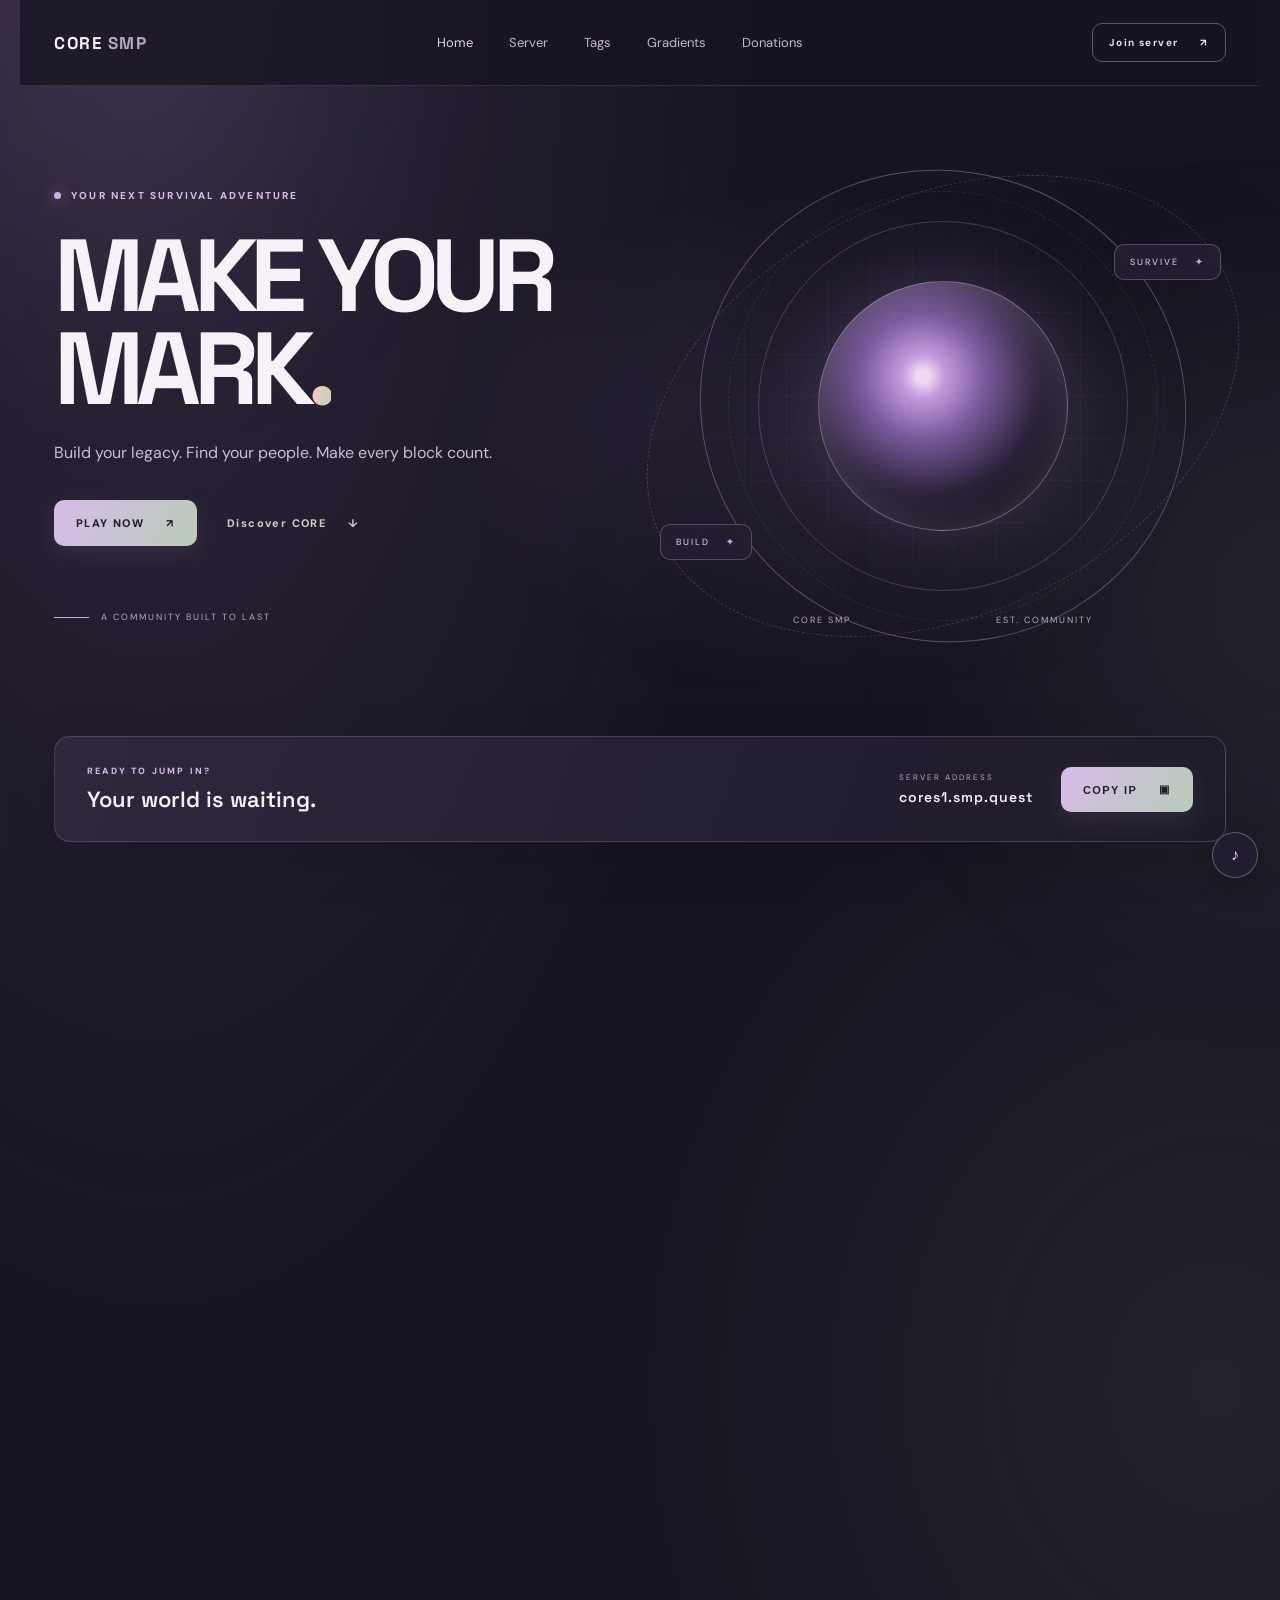
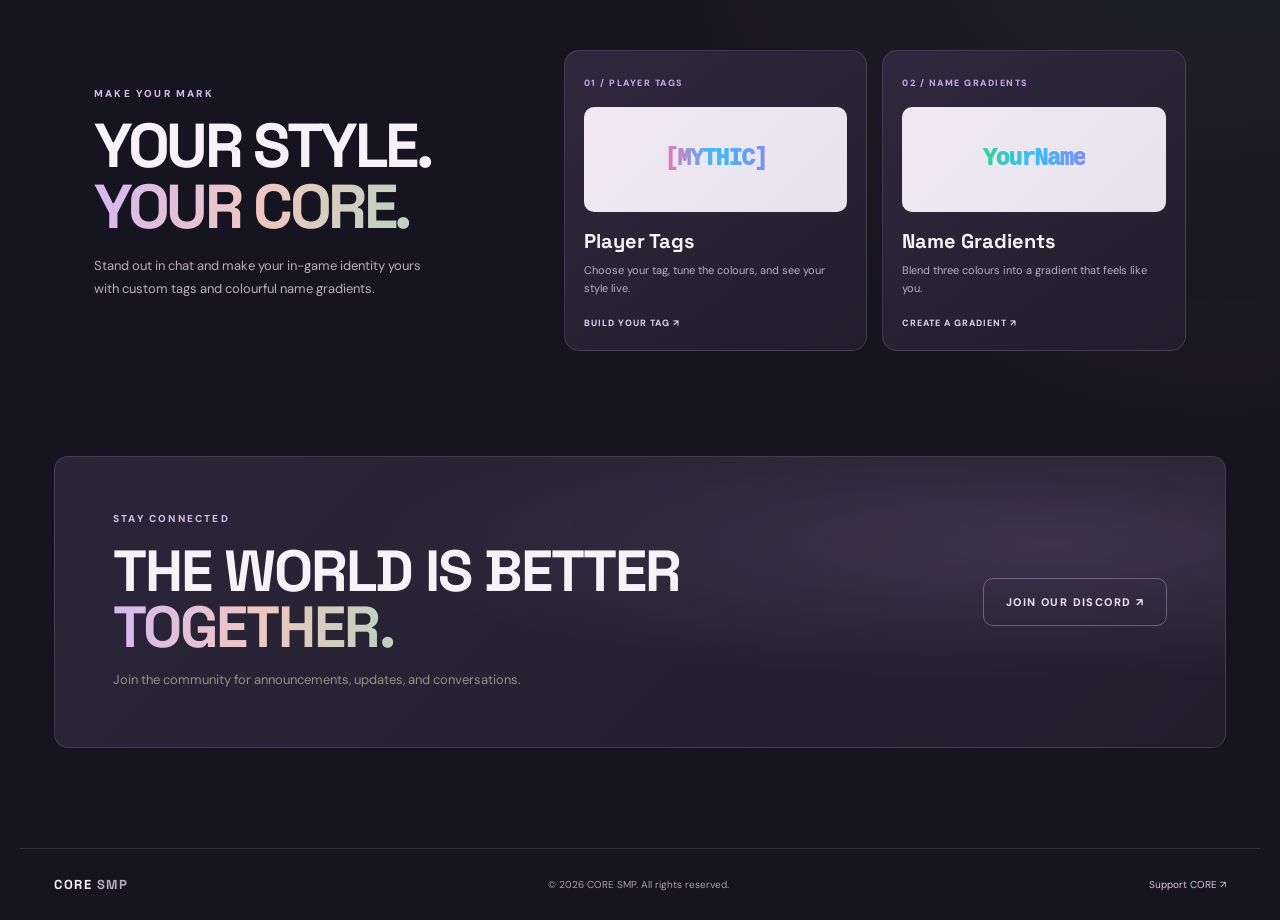
<file: index.html>
<!doctype html>
<html lang="en">
<head>
  <meta charset="utf-8">
  <meta name="viewport" content="width=device-width, initial-scale=1">
  <meta name="theme-color" content="#090909">
  <meta name="description" content="CORE SMP — a Minecraft survival community. Join the server, meet the community, and explore the store.">
  <title>CORE SMP — Your next adventure</title>
  <link rel="preconnect" href="https://fonts.googleapis.com">
  <link rel="preconnect" href="https://fonts.gstatic.com" crossorigin>
  <link href="https://fonts.googleapis.com/css2?family=DM+Sans:wght@400;500;600;700;800&family=Space+Grotesk:wght@500;600;700&display=swap" rel="stylesheet">
  <link rel="stylesheet" href="styles.css">
</head>
<body>
  <div class="ambient ambient-one"></div><div class="ambient ambient-two"></div>
  <header class="site-header">
    <a class="brand" href="index.html" aria-label="CORE SMP home"><span class="brand-mark">C</span><span>CORE<span class="brand-muted"> SMP</span></span></a>
    <button class="menu-toggle" aria-label="Toggle navigation" aria-expanded="false">☰</button>
    <nav class="nav-links" aria-label="Main navigation"><a class="active" href="index.html">Home</a><a href="index.html#join">Server</a><a href="tags.html">Tags</a><a href="gradients.html">Gradients</a><a href="donate.html">Donations</a></nav>
    <a class="button button-small button-outline header-join" href="#join">Join server <span>↗</span></a>
  </header>

  <main>
    <section class="hero">
      <div class="hero-copy">
        <div class="eyebrow"><span class="live-dot"></span> YOUR NEXT SURVIVAL ADVENTURE</div>
        <h1>MAKE YOUR<br>MARK<span class="gold">.</span></h1>
        <p class="hero-lead">Build your legacy. Find your people. Make every block count.</p>
        <div class="hero-actions"><a class="button button-gold" href="#join">PLAY NOW <span>↗</span></a><a class="button button-quiet" href="#about">Discover CORE <span>↓</span></a></div>
        <div class="hero-note"><span class="note-line"></span> A COMMUNITY BUILT TO LAST</div>
      </div>
      <div class="hero-art" aria-label="Abstract golden CORE emblem">
        <div class="art-grid"></div><div class="orbit orbit-one"></div><div class="orbit orbit-two"></div>
        <div class="core-emblem"><span>C</span></div><div class="art-caption"><span>CORE SMP</span><span>EST. COMMUNITY</span></div>
        <div class="floating-chip chip-top">SURVIVE <b>✦</b></div><div class="floating-chip chip-bottom">BUILD <b>✦</b></div>
      </div>
    </section>

    <section class="join-strip" id="join">
      <div><span class="section-kicker">READY TO JUMP IN?</span><h2>Your world is waiting.</h2></div>
      <div class="server-address"><span class="address-label">SERVER ADDRESS</span><strong id="server-ip">cores1.smp.quest</strong></div>
      <button class="button button-gold copy-button" id="copy-ip" type="button">COPY IP <span>▣</span></button>
      <p class="copy-feedback" id="copy-feedback" aria-live="polite"></p>
    </section>

    <section class="section about-section" id="about">
      <div class="section-heading"><span class="section-kicker">THE CORE EXPERIENCE</span><h2>MORE THAN<br><span class="gold">JUST SURVIVAL.</span></h2></div>
      <div class="feature-grid">
        <article class="feature-card"><span class="feature-number">01 /</span><div class="feature-icon">⌂</div><h3>Make it yours</h3><p>Shape the world around you. Build something worth remembering, one block at a time.</p></article>
        <article class="feature-card"><span class="feature-number">02 /</span><div class="feature-icon">◇</div><h3>Find your people</h3><p>Team up, make friends, trade stories, and become part of the CORE community.</p></article>
        <article class="feature-card"><span class="feature-number">03 /</span><div class="feature-icon">✦</div><h3>Make every moment count</h3><p>Take on the world at your own pace and create your own reason to log back in.</p></article>
      </div>
    </section>

    <section class="identity-section" id="identity">
      <div class="identity-heading"><span class="section-kicker">MAKE YOUR MARK</span><h2>YOUR STYLE.<br><span class="gold">YOUR CORE.</span></h2><p>Stand out in chat and make your in-game identity yours with custom tags and colourful name gradients.</p></div>
      <div class="identity-cards">
        <a class="identity-card identity-tag-card" href="tags.html"><span class="identity-index">01 / PLAYER TAGS</span><div class="identity-preview"><span>[MYTHIC]</span></div><h3>Player Tags</h3><p>Choose your tag, tune the colours, and see your style live.</p><b>BUILD YOUR TAG ↗</b></a>
        <a class="identity-card identity-gradient-card" href="gradients.html"><span class="identity-index">02 / NAME GRADIENTS</span><div class="identity-preview"><span>YourName</span></div><h3>Name Gradients</h3><p>Blend three colours into a gradient that feels like you.</p><b>CREATE A GRADIENT ↗</b></a>
      </div>
    </section>

    <section class="community-banner" id="community">
      <div><span class="section-kicker">STAY CONNECTED</span><h2>THE WORLD IS BETTER<br><span class="gold">TOGETHER.</span></h2><p>Join the community for announcements, updates, and conversations.</p></div>
      <a class="button button-outline" href="https://discord.gg/znxwKpH2S9" target="_blank" rel="noopener noreferrer">JOIN OUR DISCORD ↗</a>
    </section>
  </main>
  <footer class="site-footer"><a class="brand" href="index.html"><span class="brand-mark">C</span><span>CORE<span class="brand-muted"> SMP</span></span></a><span>© <span id="year"></span> CORE SMP. All rights reserved.</span><a href="donate.html">Support CORE ↗</a></footer>
  <script src="script.js"></script>
</body>
</html>
</file>
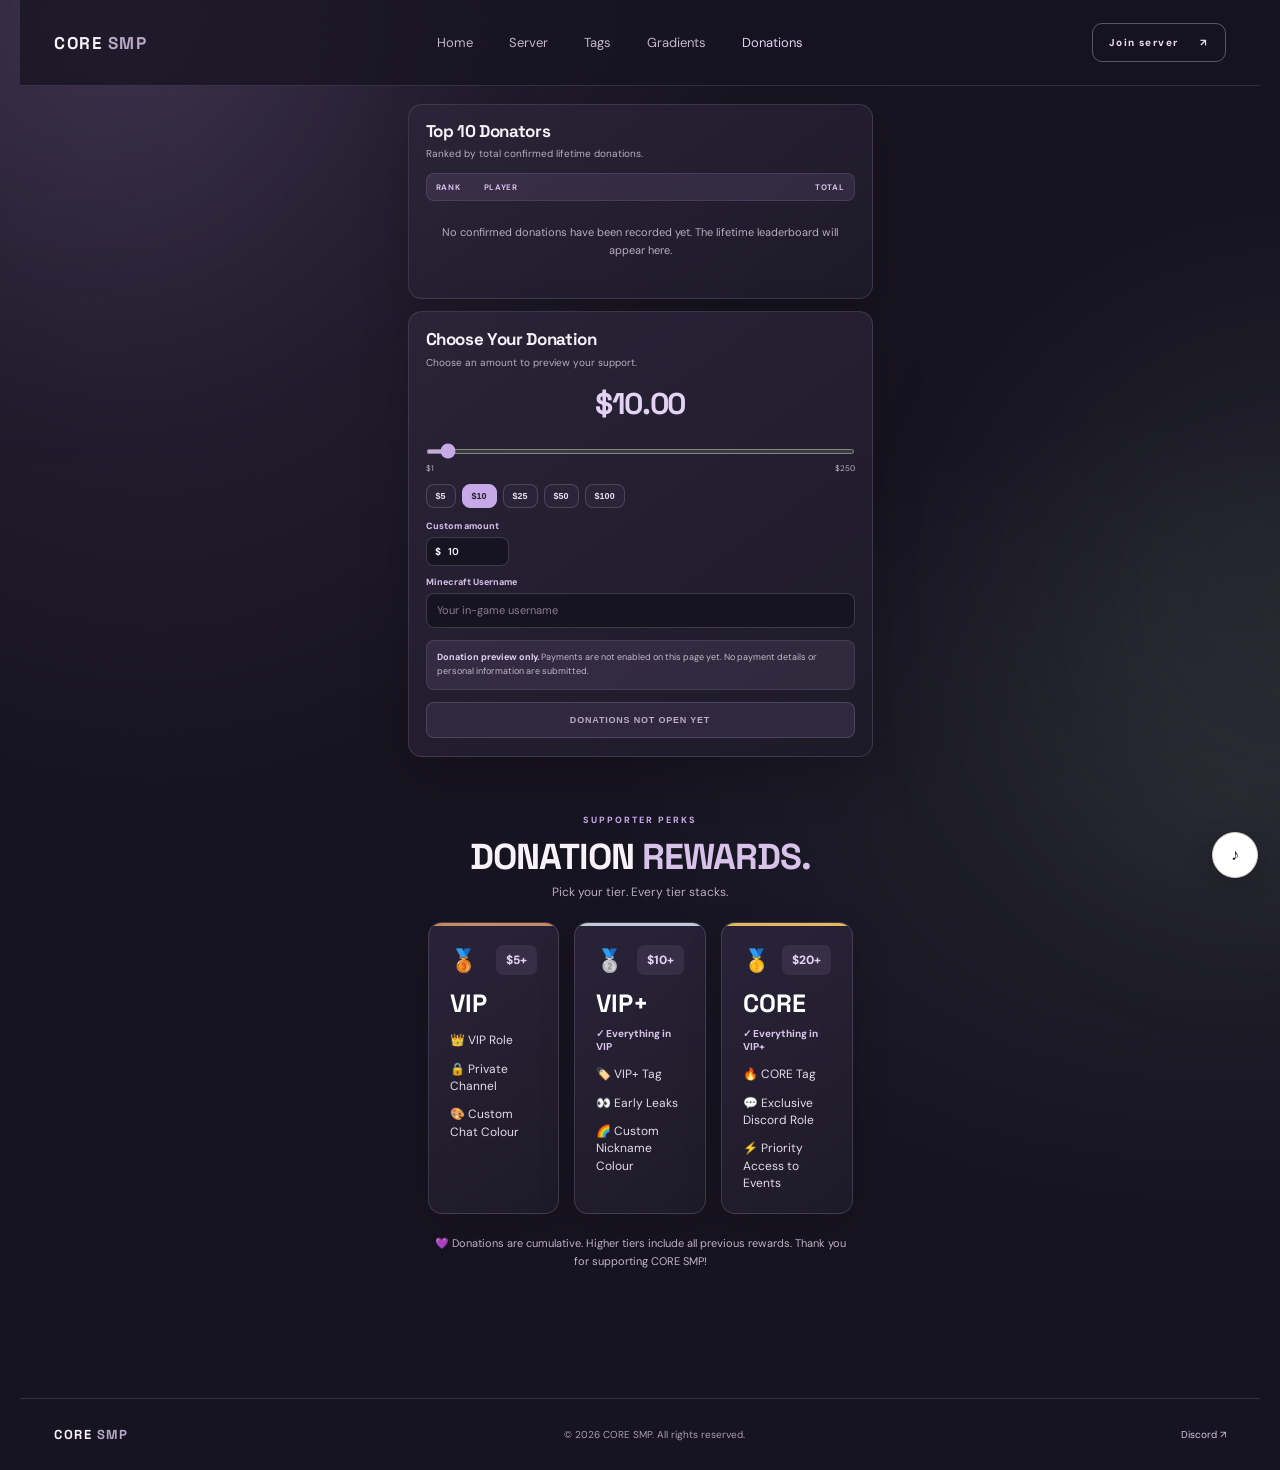
<file: donate.html>
<!doctype html>
<html lang="en">
<head>
  <meta charset="utf-8">
  <meta name="viewport" content="width=device-width, initial-scale=1">
  <meta name="theme-color" content="#171421">
  <meta name="description" content="Support CORE SMP and view the lifetime supporter leaderboard.">
  <title>Donations — CORE SMP</title>
  <link rel="preconnect" href="https://fonts.googleapis.com">
  <link rel="preconnect" href="https://fonts.gstatic.com" crossorigin>
  <link href="https://fonts.googleapis.com/css2?family=DM+Sans:wght@400;500;600;700;800&family=Space+Grotesk:wght@500;600;700&display=swap" rel="stylesheet">
  <link rel="stylesheet" href="styles.css">
</head>
<body class="donate-page">
  <div class="ambient ambient-one"></div><div class="ambient ambient-two"></div>
  <header class="site-header">
    <a class="brand" href="index.html" aria-label="CORE SMP home"><span class="brand-mark">C</span><span>CORE<span class="brand-muted"> SMP</span></span></a>
    <button class="menu-toggle" aria-label="Toggle navigation" aria-expanded="false">☰</button>
    <nav class="nav-links" aria-label="Main navigation"><a href="index.html">Home</a><a href="index.html#join">Server</a><a href="tags.html">Tags</a><a href="gradients.html">Gradients</a><a class="active" href="donate.html">Donations</a></nav>
    <a class="button button-small button-outline header-join" href="index.html#join">Join server <span>↗</span></a>
  </header>
  <main class="donate-main">
    <section class="donate-panel leaderboard-panel">
      <h1>Top 10 Donators</h1>
      <p class="donate-subtitle">Ranked by total confirmed lifetime donations.</p>
      <div class="donate-table-head"><span>RANK</span><span>PLAYER</span><span>TOTAL</span></div>
      <div class="donate-empty">No confirmed donations have been recorded yet. The lifetime leaderboard will appear here.</div>
    </section>
    <section class="donate-panel amount-panel">
      <h2>Choose Your Donation</h2>
      <p class="donate-subtitle">Choose an amount to preview your support.</p>
      <div class="donate-amount" id="donate-amount">$10.00</div>
      <input class="donate-slider" id="donation-slider" type="range" min="1" max="250" value="10" aria-label="Donation amount">
      <div class="slider-limits"><span>$1</span><span>$250</span></div>
      <div class="amount-presets" aria-label="Quick donation amounts">
        <button type="button" data-amount="5">$5</button><button type="button" data-amount="10">$10</button><button type="button" data-amount="25">$25</button><button type="button" data-amount="50">$50</button><button type="button" data-amount="100">$100</button>
      </div>
      <label class="donate-label" for="custom-amount">Custom amount</label>
      <div class="custom-amount-wrap"><span>$</span><input id="custom-amount" type="number" min="1" max="250" value="10" inputmode="decimal"></div>
      <label class="donate-label" for="minecraft-username">Minecraft Username</label>
      <input class="username-input" id="minecraft-username" type="text" maxlength="16" placeholder="Your in-game username" autocomplete="off">
      <div class="donate-notice"><strong>Donation preview only.</strong> Payments are not enabled on this page yet. No payment details or personal information are submitted.</div>
      <button class="donate-disabled-button" type="button" disabled>DONATIONS NOT OPEN YET</button>
    </section>

    <section class="donate-rewards" aria-labelledby="reward-tiers-title">
      <div class="rewards-heading"><span class="rewards-kicker">SUPPORTER PERKS</span><h2 id="reward-tiers-title">DONATION <span>REWARDS.</span></h2><p>Pick your tier. Every tier stacks.</p></div>
      <div class="reward-tier-grid">
        <article class="reward-tier reward-vip">
          <div class="reward-tier-top"><span class="reward-medal">🥉</span><span class="reward-threshold">$5+</span></div>
          <h3>VIP</h3><ul><li>👑 VIP Role</li><li>🔒 Private Channel</li><li>🎨 Custom Chat Colour</li></ul>
        </article>
        <article class="reward-tier reward-vip-plus">
          <div class="reward-tier-top"><span class="reward-medal">🥈</span><span class="reward-threshold">$10+</span></div>
          <h3>VIP+</h3><p class="reward-includes">✓ Everything in VIP</p><ul><li>🏷️ VIP+ Tag</li><li>👀 Early Leaks</li><li>🌈 Custom Nickname Colour</li></ul>
        </article>
        <article class="reward-tier reward-core">
          <div class="reward-tier-top"><span class="reward-medal">🥇</span><span class="reward-threshold">$20+</span></div>
          <h3>CORE</h3><p class="reward-includes">✓ Everything in VIP+</p><ul><li>🔥 CORE Tag</li><li>💬 Exclusive Discord Role</li><li>⚡ Priority Access to Events</li></ul>
        </article>
      </div>
      <p class="rewards-footnote">💜 Donations are cumulative. Higher tiers include all previous rewards. Thank you for supporting CORE SMP!</p>
    </section>
  </main>
  <footer class="site-footer"><a class="brand" href="index.html"><span class="brand-mark">C</span><span>CORE<span class="brand-muted"> SMP</span></span></a><span>© <span id="year"></span> CORE SMP. All rights reserved.</span><a href="https://discord.gg/znxwKpH2S9" target="_blank" rel="noopener noreferrer">Discord ↗</a></footer>
  <script src="script.js"></script>
</body>
</html>
</file>
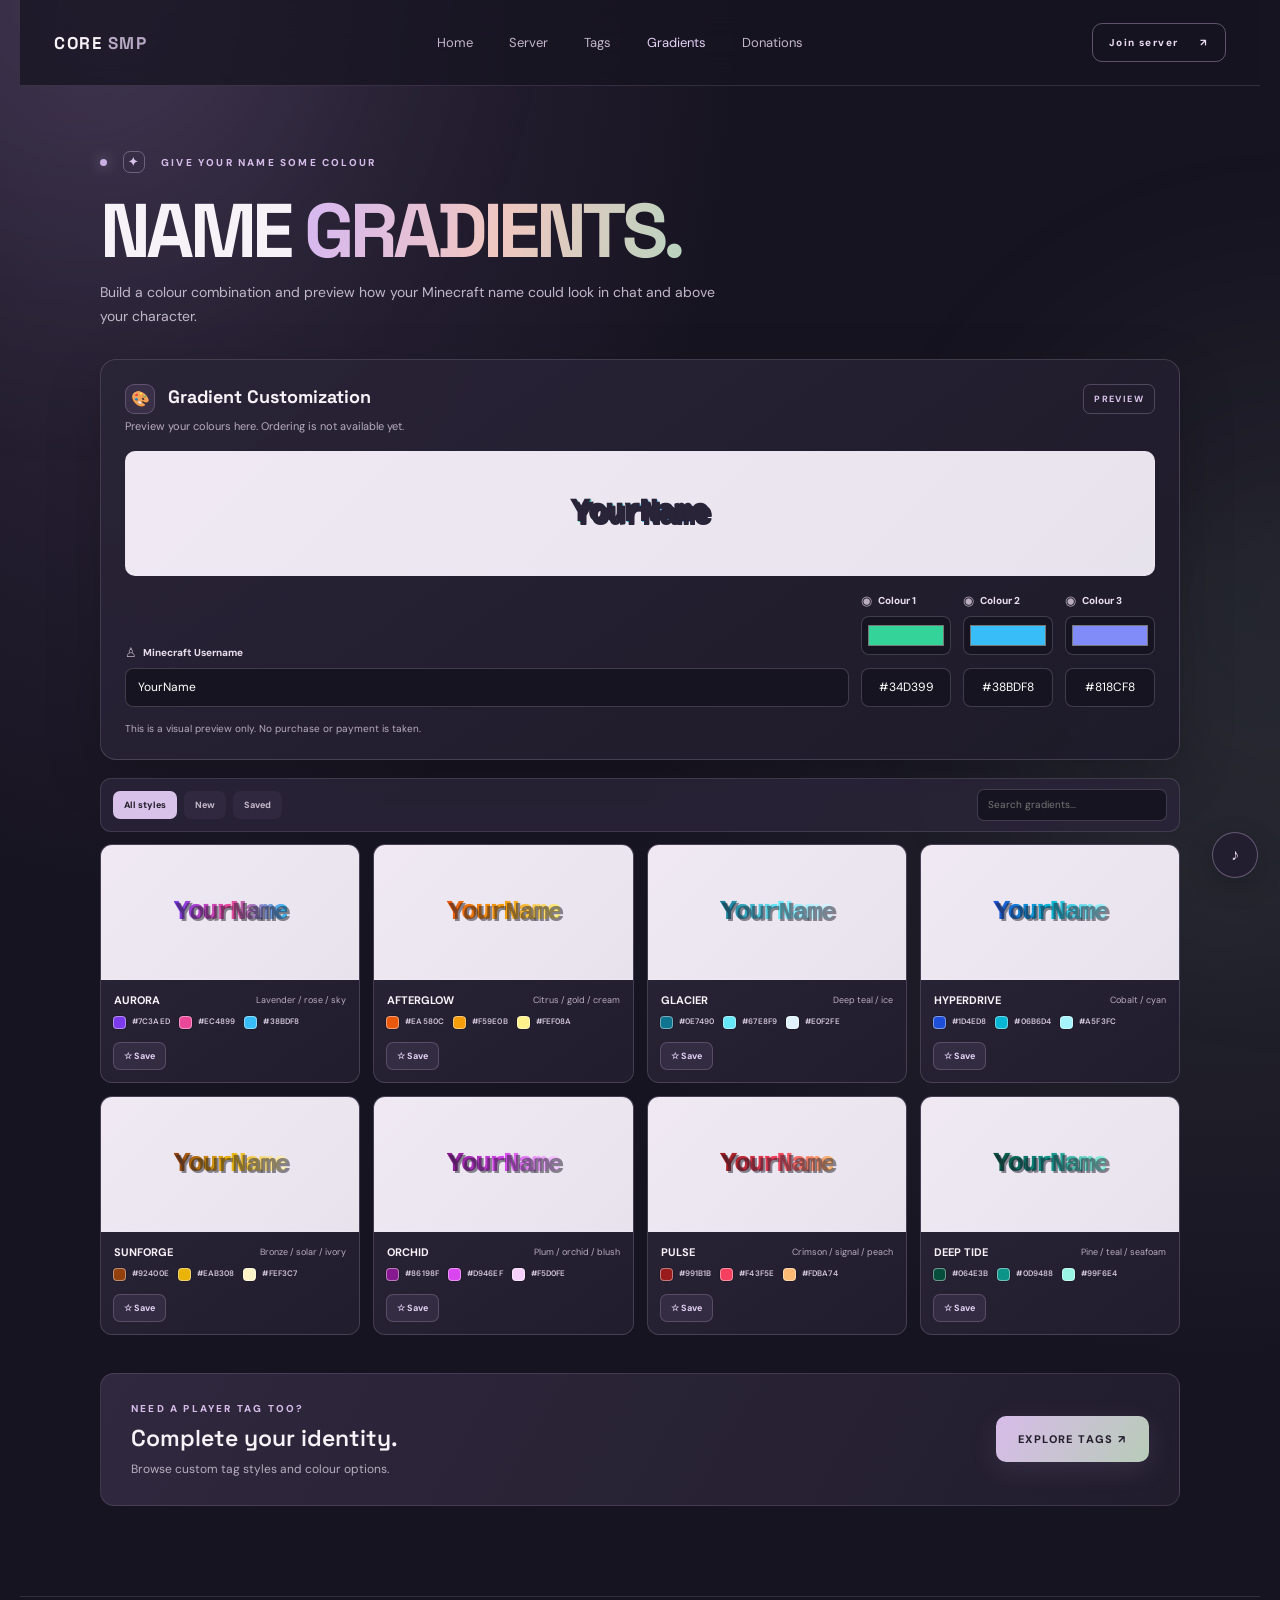
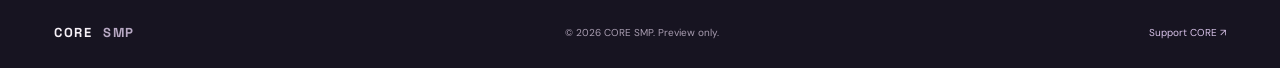
<file: gradients.html>
<!doctype html>
<html lang="en">
<head>
  <meta charset="utf-8"><meta name="viewport" content="width=device-width, initial-scale=1">
  <meta name="theme-color" content="#171421"><meta name="description" content="Customize your CORE SMP name gradient.">
  <title>Name Gradients — CORE SMP</title>
  <link rel="preconnect" href="https://fonts.googleapis.com"><link rel="preconnect" href="https://fonts.gstatic.com" crossorigin>
  <link href="https://fonts.googleapis.com/css2?family=DM+Sans:wght@400;500;600;700;800&family=Space+Grotesk:wght@500;600;700&display=swap" rel="stylesheet">
  <link rel="stylesheet" href="styles.css">
</head>
<body class="catalog-page gradients-page">
  <div class="ambient ambient-one"></div><div class="ambient ambient-two"></div>
  <header class="site-header"><a class="brand" href="index.html"><span>CORE<span class="brand-muted"> SMP</span></span></a><button class="menu-toggle" aria-label="Toggle navigation" aria-expanded="false">☰</button>
    <nav class="nav-links" aria-label="Main navigation"><a href="index.html">Home</a><a href="index.html#join">Server</a><a href="tags.html">Tags</a><a class="active" href="gradients.html">Gradients</a><a href="donate.html">Donations</a></nav>
    <a class="button button-small button-outline header-join" href="index.html#join">Join server <span>↗</span></a>
  </header>
  <main class="catalog-main">
    <section class="catalog-intro"><span class="eyebrow"><span class="live-dot"></span><span class="catalog-icon" aria-hidden="true">✦</span> GIVE YOUR NAME SOME COLOUR</span><h1>NAME <span class="gold">GRADIENTS.</span></h1><p>Build a colour combination and preview how your Minecraft name could look in chat and above your character.</p></section>
    <section class="customizer-card">
      <div class="customizer-heading"><div><h2><span class="section-icon" aria-hidden="true">🎨</span> Gradient Customization</h2><p>Preview your colours here. Ordering is not available yet.</p></div><span class="preview-only-price">PREVIEW</span></div>
      <div class="minecraft-preview"><span id="gradient-live-preview" class="pixel-name">YourName</span></div>
      <div class="customizer-controls gradient-controls">
        <label><span class="control-label"><span aria-hidden="true">♙</span> Minecraft Username</span><input id="gradient-username" type="text" maxlength="16" value="YourName" placeholder="YourName"></label>
        <label><span class="control-label"><span aria-hidden="true">◉</span> Colour 1</span><input id="gradient-color-one" type="color" value="#34d399"><input class="color-hex" data-color-for="gradient-color-one" type="text" value="#34d399" maxlength="7" aria-label="gradient-color-one hex code" spellcheck="false"></label>
        <label><span class="control-label"><span aria-hidden="true">◉</span> Colour 2</span><input id="gradient-color-two" type="color" value="#38bdf8"><input class="color-hex" data-color-for="gradient-color-two" type="text" value="#38bdf8" maxlength="7" aria-label="gradient-color-two hex code" spellcheck="false"></label>
        <label><span class="control-label"><span aria-hidden="true">◉</span> Colour 3</span><input id="gradient-color-three" type="color" value="#818cf8"><input class="color-hex" data-color-for="gradient-color-three" type="text" value="#818cf8" maxlength="7" aria-label="gradient-color-three hex code" spellcheck="false"></label>
      </div>
      <div class="preview-note">This is a visual preview only. No purchase or payment is taken.</div>
    </section>
    <section class="catalog-toolbar"><div class="catalog-tabs" role="group" aria-label="Filter gradient styles"><button class="catalog-tab active" type="button" data-filter="all">All styles</button><button class="catalog-tab" type="button" data-filter="new">New</button><button class="catalog-tab" type="button" data-filter="saved">Saved</button></div><input class="catalog-search" type="search" placeholder="Search gradients..." aria-label="Search gradients"></section>
    <section class="design-grid" aria-label="Gradient styles">
      <article class="design-card" data-new="true" tabindex="0" role="button" aria-label="Apply AURORA gradient palette" data-colors="#7c3aed,#ec4899,#38bdf8"><div class="design-art"><span class="pixel-name" style="background-image:linear-gradient(90deg,#7c3aed,#ec4899,#38bdf8)">YourName</span></div><div class="design-info"><strong>AURORA</strong><span>Lavender / rose / sky</span></div><div class="palette-details"><span class="swatch" style="--swatch:#7c3aed"></span><code>#7C3AED</code><span class="swatch" style="--swatch:#ec4899"></span><code>#EC4899</code><span class="swatch" style="--swatch:#38bdf8"></span><code>#38BDF8</code></div></article>
      <article class="design-card" tabindex="0" role="button" aria-label="Apply AFTERGLOW gradient palette" data-colors="#ea580c,#f59e0b,#fef08a"><div class="design-art"><span class="pixel-name" style="background-image:linear-gradient(90deg,#ea580c,#f59e0b,#fef08a)">YourName</span></div><div class="design-info"><strong>AFTERGLOW</strong><span>Citrus / gold / cream</span></div><div class="palette-details"><span class="swatch" style="--swatch:#ea580c"></span><code>#EA580C</code><span class="swatch" style="--swatch:#f59e0b"></span><code>#F59E0B</code><span class="swatch" style="--swatch:#fef08a"></span><code>#FEF08A</code></div></article>
      <article class="design-card" tabindex="0" role="button" aria-label="Apply GLACIER gradient palette" data-colors="#0e7490,#67e8f9,#e0f2fe"><div class="design-art"><span class="pixel-name" style="background-image:linear-gradient(90deg,#0e7490,#67e8f9,#e0f2fe)">YourName</span></div><div class="design-info"><strong>GLACIER</strong><span>Deep teal / ice</span></div><div class="palette-details"><span class="swatch" style="--swatch:#0e7490"></span><code>#0E7490</code><span class="swatch" style="--swatch:#67e8f9"></span><code>#67E8F9</code><span class="swatch" style="--swatch:#e0f2fe"></span><code>#E0F2FE</code></div></article>
      <article class="design-card" tabindex="0" role="button" aria-label="Apply HYPERDRIVE gradient palette" data-colors="#1d4ed8,#06b6d4,#a5f3fc"><div class="design-art"><span class="pixel-name" style="background-image:linear-gradient(90deg,#1d4ed8,#06b6d4,#a5f3fc)">YourName</span></div><div class="design-info"><strong>HYPERDRIVE</strong><span>Cobalt / cyan</span></div><div class="palette-details"><span class="swatch" style="--swatch:#1d4ed8"></span><code>#1D4ED8</code><span class="swatch" style="--swatch:#06b6d4"></span><code>#06B6D4</code><span class="swatch" style="--swatch:#a5f3fc"></span><code>#A5F3FC</code></div></article>
      <article class="design-card" tabindex="0" role="button" aria-label="Apply SUNFORGE gradient palette" data-colors="#92400e,#eab308,#fef3c7"><div class="design-art"><span class="pixel-name" style="background-image:linear-gradient(90deg,#92400e,#eab308,#fef3c7)">YourName</span></div><div class="design-info"><strong>SUNFORGE</strong><span>Bronze / solar / ivory</span></div><div class="palette-details"><span class="swatch" style="--swatch:#92400e"></span><code>#92400E</code><span class="swatch" style="--swatch:#eab308"></span><code>#EAB308</code><span class="swatch" style="--swatch:#fef3c7"></span><code>#FEF3C7</code></div></article>
      <article class="design-card" tabindex="0" role="button" aria-label="Apply ORCHID gradient palette" data-colors="#86198f,#d946ef,#f5d0fe"><div class="design-art"><span class="pixel-name" style="background-image:linear-gradient(90deg,#86198f,#d946ef,#f5d0fe)">YourName</span></div><div class="design-info"><strong>ORCHID</strong><span>Plum / orchid / blush</span></div><div class="palette-details"><span class="swatch" style="--swatch:#86198f"></span><code>#86198F</code><span class="swatch" style="--swatch:#d946ef"></span><code>#D946EF</code><span class="swatch" style="--swatch:#f5d0fe"></span><code>#F5D0FE</code></div></article>
      <article class="design-card" tabindex="0" role="button" aria-label="Apply PULSE gradient palette" data-colors="#991b1b,#f43f5e,#fdba74"><div class="design-art"><span class="pixel-name" style="background-image:linear-gradient(90deg,#991b1b,#f43f5e,#fdba74)">YourName</span></div><div class="design-info"><strong>PULSE</strong><span>Crimson / signal / peach</span></div><div class="palette-details"><span class="swatch" style="--swatch:#991b1b"></span><code>#991B1B</code><span class="swatch" style="--swatch:#f43f5e"></span><code>#F43F5E</code><span class="swatch" style="--swatch:#fdba74"></span><code>#FDBA74</code></div></article>
      <article class="design-card" tabindex="0" role="button" aria-label="Apply DEEP TIDE gradient palette" data-colors="#064e3b,#0d9488,#99f6e4"><div class="design-art"><span class="pixel-name" style="background-image:linear-gradient(90deg,#064e3b,#0d9488,#99f6e4)">YourName</span></div><div class="design-info"><strong>DEEP TIDE</strong><span>Pine / teal / seafoam</span></div><div class="palette-details"><span class="swatch" style="--swatch:#064e3b"></span><code>#064E3B</code><span class="swatch" style="--swatch:#0d9488"></span><code>#0D9488</code><span class="swatch" style="--swatch:#99f6e4"></span><code>#99F6E4</code></div></article>
    </section>
    <section class="catalog-switch"><div><span class="section-kicker">NEED A PLAYER TAG TOO?</span><h2>Complete your identity.</h2><p>Browse custom tag styles and colour options.</p></div><a class="button button-gold" href="tags.html">EXPLORE TAGS ↗</a></section>
  </main>
  <footer class="site-footer"><a class="brand" href="index.html">CORE<span class="brand-muted"> SMP</span></a><span>© <span id="year"></span> CORE SMP. Preview only.</span><a href="donate.html">Support CORE ↗</a></footer>
  <script src="script.js"></script>
</body></html>
</file>
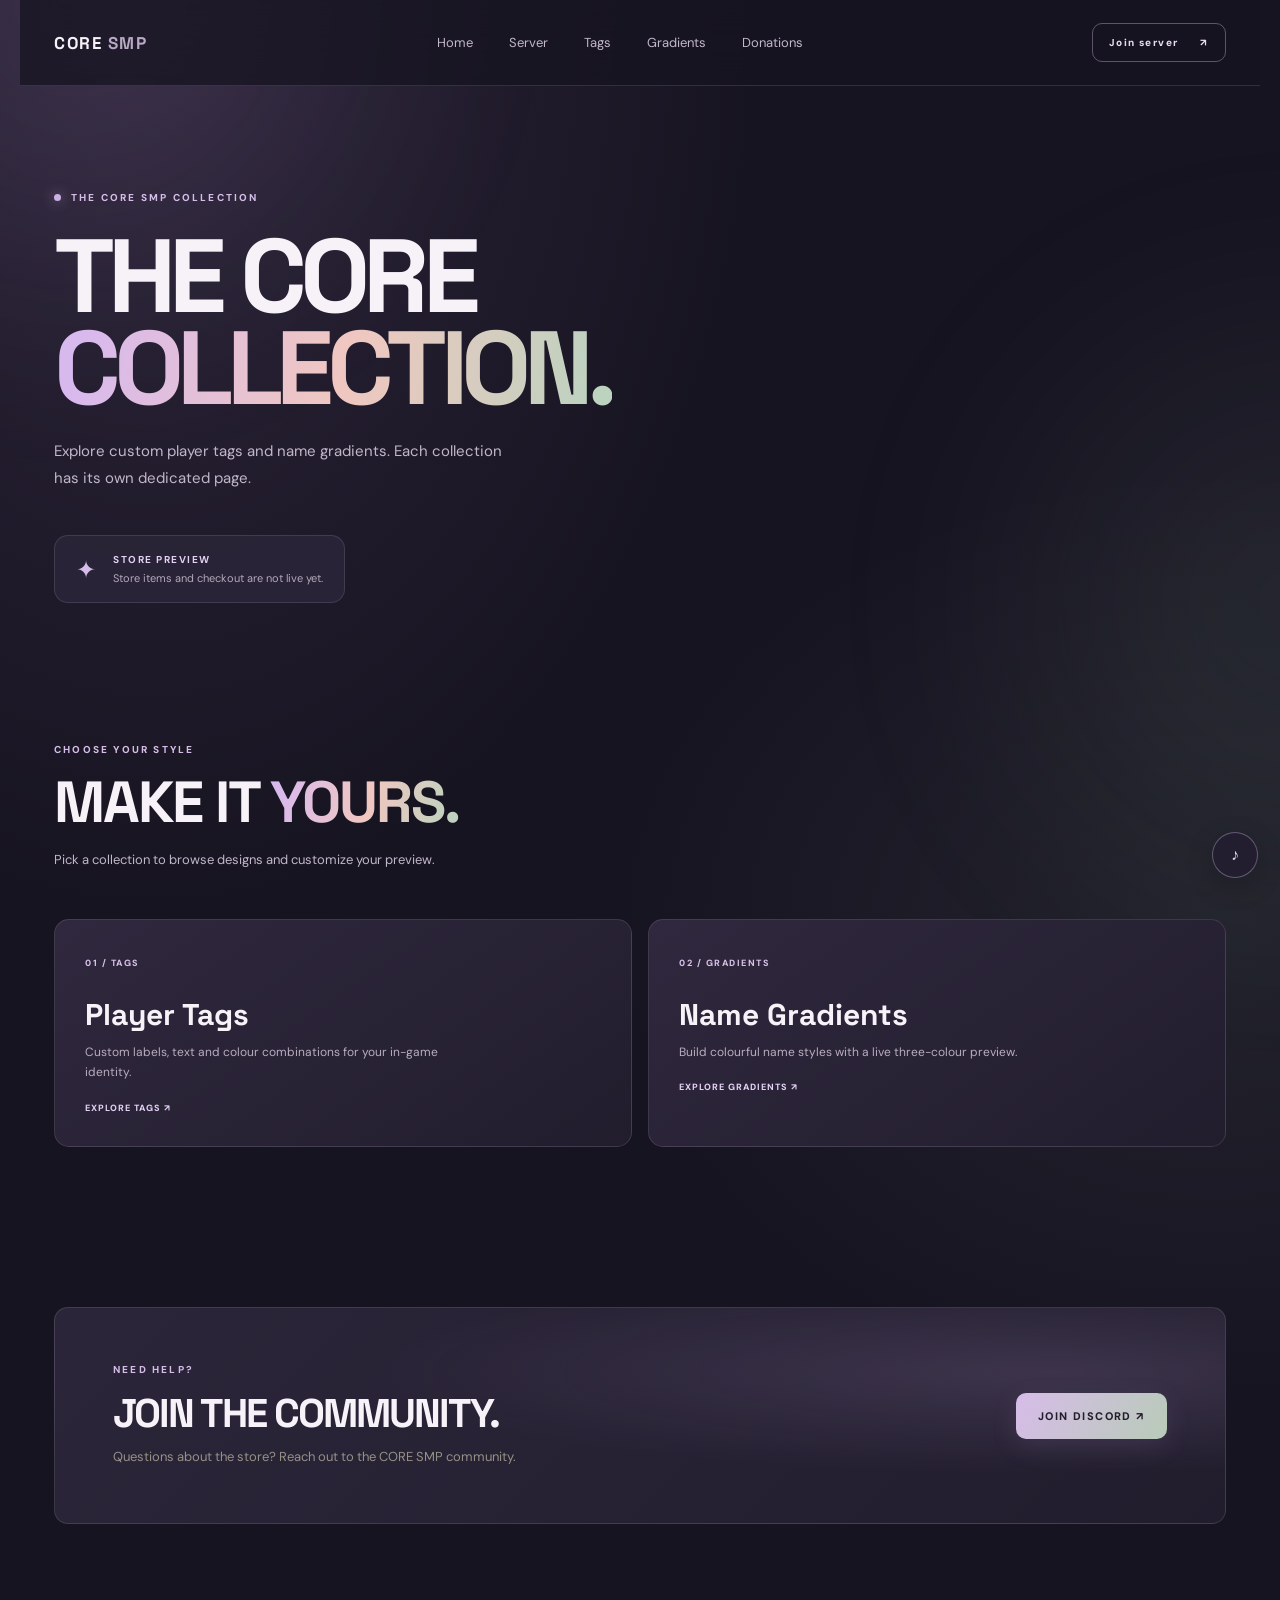
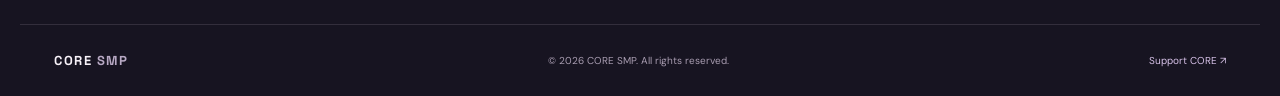
<file: store.html>
<!doctype html>
<html lang="en">
<head>
  <meta charset="utf-8"><meta name="viewport" content="width=device-width, initial-scale=1"><meta name="theme-color" content="#090909">
  <meta name="description" content="The CORE SMP store — player tags, name gradients, and the lifetime supporter leaderboard.">
  <title>CORE SMP Store — Tags & Gradients</title>
  <link rel="preconnect" href="https://fonts.googleapis.com"><link rel="preconnect" href="https://fonts.gstatic.com" crossorigin>
  <link href="https://fonts.googleapis.com/css2?family=DM+Sans:wght@400;500;600;700;800&family=Space+Grotesk:wght@500;600;700&display=swap" rel="stylesheet"><link rel="stylesheet" href="styles.css">
</head>
<body><div class="ambient ambient-one"></div><div class="ambient ambient-two"></div>
  <header class="site-header"><a class="brand" href="index.html"><span class="brand-mark">C</span><span>CORE<span class="brand-muted"> SMP</span></span></a><button class="menu-toggle" aria-label="Toggle navigation" aria-expanded="false">☰</button><nav class="nav-links" aria-label="Main navigation"><a href="index.html">Home</a><a href="index.html#join">Server</a><a href="tags.html">Tags</a><a href="gradients.html">Gradients</a><a href="donate.html">Donations</a></nav><a class="button button-small button-outline header-join" href="index.html#join">Join server <span>↗</span></a></header>
  <main>
    <section class="store-hero"><span class="eyebrow"><span class="live-dot"></span> THE CORE SMP COLLECTION</span><h1>THE CORE<br><span class="gold">COLLECTION.</span></h1><p>Explore custom player tags and name gradients. Each collection has its own dedicated page.</p><div class="store-status"><span class="status-icon">✦</span><div><strong>STORE PREVIEW</strong><small>Store items and checkout are not live yet.</small></div></div></section>

    <section class="section store-section"><div class="section-heading"><span class="section-kicker">CHOOSE YOUR STYLE</span><h2>MAKE IT <span class="gold">YOURS.</span></h2><p class="section-description">Pick a collection to browse designs and customize your preview.</p></div><div class="collection-links"><a class="collection-link" href="tags.html"><span class="collection-number">01 / TAGS</span><h3>Player Tags</h3><p>Custom labels, text and colour combinations for your in-game identity.</p><span>EXPLORE TAGS ↗</span></a><a class="collection-link" href="gradients.html"><span class="collection-number">02 / GRADIENTS</span><h3>Name Gradients</h3><p>Build colourful name styles with a live three-colour preview.</p><span>EXPLORE GRADIENTS ↗</span></a></div></section>

    <section class="community-banner store-help"><div><span class="section-kicker">NEED HELP?</span><h2>JOIN THE COMMUNITY.</h2><p>Questions about the store? Reach out to the CORE SMP community.</p></div><a class="button button-gold" href="https://discord.gg/znxwKpH2S9" target="_blank" rel="noopener noreferrer">JOIN DISCORD ↗</a></section>
  </main>
  <footer class="site-footer"><a class="brand" href="index.html"><span class="brand-mark">C</span><span>CORE<span class="brand-muted"> SMP</span></span></a><span>© <span id="year"></span> CORE SMP. All rights reserved.</span><a href="donate.html">Support CORE ↗</a></footer><script src="script.js"></script>
</body></html>
</file>
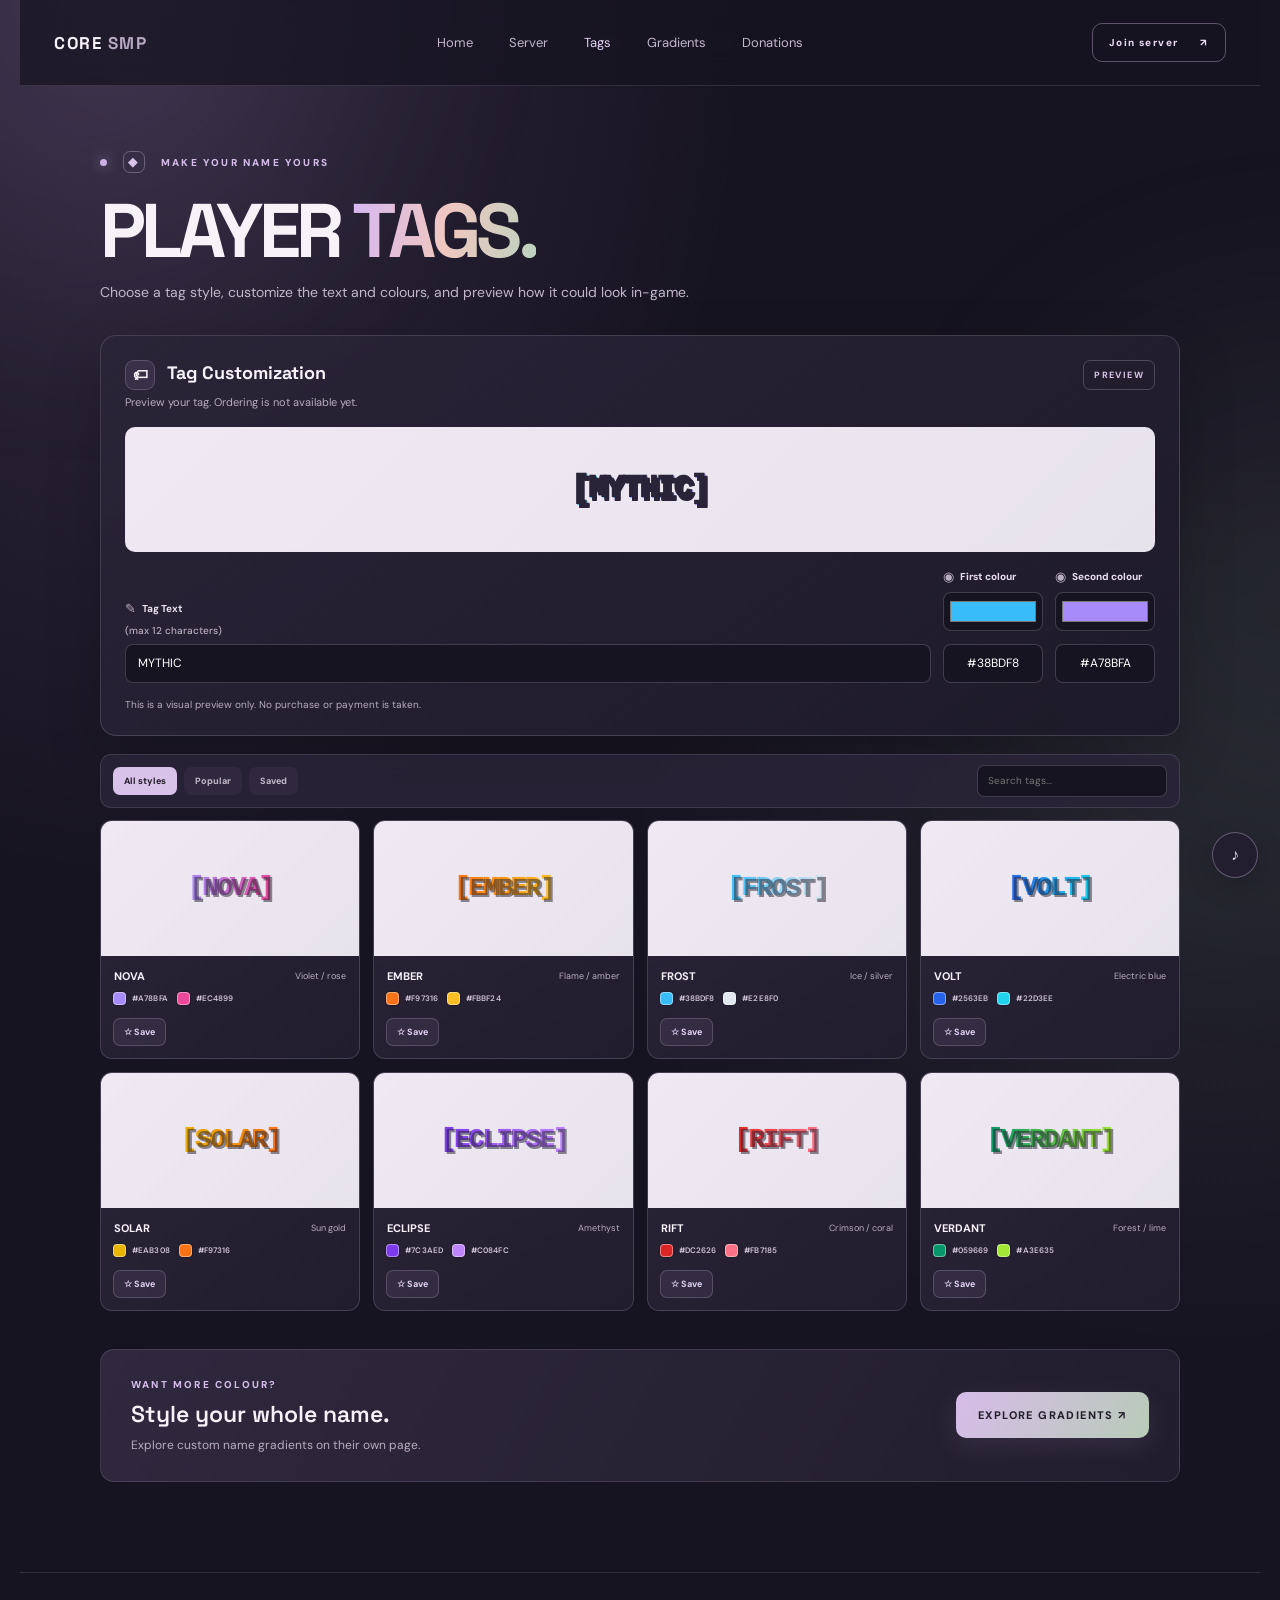
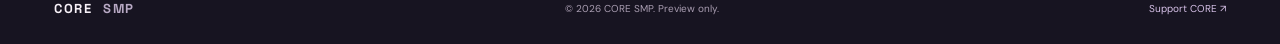
<file: tags.html>
<!doctype html>
<html lang="en">
<head>
  <meta charset="utf-8"><meta name="viewport" content="width=device-width, initial-scale=1">
  <meta name="theme-color" content="#171421"><meta name="description" content="Customize your CORE SMP player tag.">
  <title>Player Tags — CORE SMP</title>
  <link rel="preconnect" href="https://fonts.googleapis.com"><link rel="preconnect" href="https://fonts.gstatic.com" crossorigin>
  <link href="https://fonts.googleapis.com/css2?family=DM+Sans:wght@400;500;600;700;800&family=Space+Grotesk:wght@500;600;700&display=swap" rel="stylesheet">
  <link rel="stylesheet" href="styles.css">
</head>
<body class="catalog-page tags-page">
  <div class="ambient ambient-one"></div><div class="ambient ambient-two"></div>
  <header class="site-header"><a class="brand" href="index.html"><span>CORE<span class="brand-muted"> SMP</span></span></a><button class="menu-toggle" aria-label="Toggle navigation" aria-expanded="false">☰</button>
    <nav class="nav-links" aria-label="Main navigation"><a href="index.html">Home</a><a href="index.html#join">Server</a><a class="active" href="tags.html">Tags</a><a href="gradients.html">Gradients</a><a href="donate.html">Donations</a></nav>
    <a class="button button-small button-outline header-join" href="index.html#join">Join server <span>↗</span></a>
  </header>
  <main class="catalog-main">
    <section class="catalog-intro"><span class="eyebrow"><span class="live-dot"></span><span class="catalog-icon" aria-hidden="true">◆</span> MAKE YOUR NAME YOURS</span><h1>PLAYER <span class="gold">TAGS.</span></h1><p>Choose a tag style, customize the text and colours, and preview how it could look in-game.</p></section>
    <section class="customizer-card">
      <div class="customizer-heading"><div><h2><span class="section-icon" aria-hidden="true">🏷</span> Tag Customization</h2><p>Preview your tag. Ordering is not available yet.</p></div><span class="preview-only-price">PREVIEW</span></div>
      <div class="minecraft-preview"><span id="tag-live-preview" class="pixel-tag">[MYTHIC]</span></div>
      <div class="customizer-controls">
        <label><span class="control-label"><span aria-hidden="true">✎</span> Tag Text</span> <span>(max 12 characters)</span><input id="tag-text" type="text" maxlength="12" value="MYTHIC" placeholder="YOUR TAG"></label>
        <label><span class="control-label"><span aria-hidden="true">◉</span> First colour</span><input id="tag-color-one" type="color" value="#38bdf8"><input class="color-hex" data-color-for="tag-color-one" type="text" value="#38bdf8" maxlength="7" aria-label="tag-color-one hex code" spellcheck="false"></label>
        <label><span class="control-label"><span aria-hidden="true">◉</span> Second colour</span><input id="tag-color-two" type="color" value="#a78bfa"><input class="color-hex" data-color-for="tag-color-two" type="text" value="#a78bfa" maxlength="7" aria-label="tag-color-two hex code" spellcheck="false"></label>
      </div>
      <div class="preview-note">This is a visual preview only. No purchase or payment is taken.</div>
    </section>
    <section class="catalog-toolbar"><div class="catalog-tabs" role="group" aria-label="Filter tag styles"><button class="catalog-tab active" type="button" data-filter="all">All styles</button><button class="catalog-tab" type="button" data-filter="popular">Popular</button><button class="catalog-tab" type="button" data-filter="saved">Saved</button></div><input class="catalog-search" type="search" placeholder="Search tags..." aria-label="Search tags"></section>
    <section class="design-grid" aria-label="Tag styles">
      <article class="design-card" data-popular="true" tabindex="0" role="button" aria-label="Apply NOVA tag palette" data-colors="#a78bfa,#ec4899"><div class="design-art"><span class="pixel-tag" style="background-image:linear-gradient(90deg,#a78bfa,#ec4899)">[NOVA]</span></div><div class="design-info"><strong>NOVA</strong><span>Violet / rose</span></div><div class="palette-details"><span class="swatch" style="--swatch:#a78bfa"></span><code>#A78BFA</code><span class="swatch" style="--swatch:#ec4899"></span><code>#EC4899</code></div></article>
      <article class="design-card" tabindex="0" role="button" aria-label="Apply EMBER tag palette" data-colors="#f97316,#fbbf24"><div class="design-art"><span class="pixel-tag" style="background-image:linear-gradient(90deg,#f97316,#fbbf24)">[EMBER]</span></div><div class="design-info"><strong>EMBER</strong><span>Flame / amber</span></div><div class="palette-details"><span class="swatch" style="--swatch:#f97316"></span><code>#F97316</code><span class="swatch" style="--swatch:#fbbf24"></span><code>#FBBF24</code></div></article>
      <article class="design-card" tabindex="0" role="button" aria-label="Apply FROST tag palette" data-colors="#38bdf8,#e2e8f0"><div class="design-art"><span class="pixel-tag" style="background-image:linear-gradient(90deg,#38bdf8,#e2e8f0)">[FROST]</span></div><div class="design-info"><strong>FROST</strong><span>Ice / silver</span></div><div class="palette-details"><span class="swatch" style="--swatch:#38bdf8"></span><code>#38BDF8</code><span class="swatch" style="--swatch:#e2e8f0"></span><code>#E2E8F0</code></div></article>
      <article class="design-card" tabindex="0" role="button" aria-label="Apply VOLT tag palette" data-colors="#2563eb,#22d3ee"><div class="design-art"><span class="pixel-tag" style="background-image:linear-gradient(90deg,#2563eb,#22d3ee)">[VOLT]</span></div><div class="design-info"><strong>VOLT</strong><span>Electric blue</span></div><div class="palette-details"><span class="swatch" style="--swatch:#2563eb"></span><code>#2563EB</code><span class="swatch" style="--swatch:#22d3ee"></span><code>#22D3EE</code></div></article>
      <article class="design-card" tabindex="0" role="button" aria-label="Apply SOLAR tag palette" data-colors="#eab308,#f97316"><div class="design-art"><span class="pixel-tag" style="background-image:linear-gradient(90deg,#eab308,#f97316)">[SOLAR]</span></div><div class="design-info"><strong>SOLAR</strong><span>Sun gold</span></div><div class="palette-details"><span class="swatch" style="--swatch:#eab308"></span><code>#EAB308</code><span class="swatch" style="--swatch:#f97316"></span><code>#F97316</code></div></article>
      <article class="design-card" tabindex="0" role="button" aria-label="Apply ECLIPSE tag palette" data-colors="#7c3aed,#c084fc"><div class="design-art"><span class="pixel-tag" style="background-image:linear-gradient(90deg,#7c3aed,#c084fc)">[ECLIPSE]</span></div><div class="design-info"><strong>ECLIPSE</strong><span>Amethyst</span></div><div class="palette-details"><span class="swatch" style="--swatch:#7c3aed"></span><code>#7C3AED</code><span class="swatch" style="--swatch:#c084fc"></span><code>#C084FC</code></div></article>
      <article class="design-card" tabindex="0" role="button" aria-label="Apply RIFT tag palette" data-colors="#dc2626,#fb7185"><div class="design-art"><span class="pixel-tag" style="background-image:linear-gradient(90deg,#dc2626,#fb7185)">[RIFT]</span></div><div class="design-info"><strong>RIFT</strong><span>Crimson / coral</span></div><div class="palette-details"><span class="swatch" style="--swatch:#dc2626"></span><code>#DC2626</code><span class="swatch" style="--swatch:#fb7185"></span><code>#FB7185</code></div></article>
      <article class="design-card" tabindex="0" role="button" aria-label="Apply VERDANT tag palette" data-colors="#059669,#a3e635"><div class="design-art"><span class="pixel-tag" style="background-image:linear-gradient(90deg,#059669,#a3e635)">[VERDANT]</span></div><div class="design-info"><strong>VERDANT</strong><span>Forest / lime</span></div><div class="palette-details"><span class="swatch" style="--swatch:#059669"></span><code>#059669</code><span class="swatch" style="--swatch:#a3e635"></span><code>#A3E635</code></div></article>
    </section>
    <section class="catalog-switch"><div><span class="section-kicker">WANT MORE COLOUR?</span><h2>Style your whole name.</h2><p>Explore custom name gradients on their own page.</p></div><a class="button button-gold" href="gradients.html">EXPLORE GRADIENTS ↗</a></section>
  </main>
  <footer class="site-footer"><a class="brand" href="index.html">CORE<span class="brand-muted"> SMP</span></a><span>© <span id="year"></span> CORE SMP. Preview only.</span><a href="donate.html">Support CORE ↗</a></footer>
  <script src="script.js"></script>
</body></html>
</file>
<file: styles.css>
:root{--bg:#090909;--panel:#11110f;--panel2:#151512;--gold:#d6ad5b;--gold2:#f1d28e;--text:#f5f2eb;--muted:#9b988f;--line:rgba(255,255,255,.1);--font:'DM Sans',sans-serif;--display:'Space Grotesk',sans-serif}*{box-sizing:border-box}html{scroll-behavior:smooth}body{margin:0;background:var(--bg);color:var(--text);font-family:var(--font);overflow-x:hidden}a{color:inherit;text-decoration:none}.ambient{position:fixed;width:520px;height:520px;border-radius:50%;filter:blur(130px);opacity:.09;pointer-events:none;z-index:-1}.ambient-one{background:#b88a36;top:-260px;left:-180px}.ambient-two{background:#6f5727;right:-280px;top:38%}.site-header{height:86px;max-width:1240px;margin:auto;padding:0 34px;display:flex;align-items:center;justify-content:space-between;border-bottom:1px solid var(--line);position:relative;z-index:5}.brand{display:flex;align-items:center;gap:11px;font:700 17px var(--display);letter-spacing:2px}.brand-mark{width:34px;height:34px;border:1px solid var(--gold);color:var(--gold);display:grid;place-items:center;font:700 20px var(--display);transform:rotate(-4deg)}.brand-muted{color:#89857c}.nav-links{display:flex;gap:36px;color:#aaa69c;font-size:13px}.nav-links a{transition:color .2s}.nav-links a:hover,.nav-links a.active{color:var(--gold2)}.button{display:inline-flex;align-items:center;justify-content:center;gap:22px;padding:16px 22px;font-size:11px;font-weight:800;letter-spacing:1.4px;transition:transform .2s,background .2s,border-color .2s}.button:hover{transform:translateY(-2px)}.button-gold{background:var(--gold);color:#17130b;border:1px solid var(--gold)}.button-gold:hover{background:var(--gold2)}.button-outline{border:1px solid rgba(214,173,91,.55);color:var(--gold2)}.button-outline:hover{background:rgba(214,173,91,.1)}.button-small{padding:12px 16px;font-size:10px}.button-quiet{color:#d0cbc0;padding-left:4px}.menu-toggle{display:none;background:none;border:0;color:white;font-size:23px}.hero{max-width:1240px;min-height:640px;margin:auto;padding:90px 34px 100px;display:grid;grid-template-columns:1fr 1fr;align-items:center;gap:40px}.eyebrow,.section-kicker{font-size:10px;font-weight:800;letter-spacing:2.2px;color:var(--gold);display:flex;align-items:center;gap:10px}.live-dot{width:7px;height:7px;border-radius:50%;background:var(--gold);box-shadow:0 0 13px var(--gold)}h1,h2,h3,p{margin-top:0}.hero h1,.store-hero h1{font:700 clamp(66px,9vw,116px)/.88 var(--display);letter-spacing:-7px;margin:27px 0 24px}.gold{color:var(--gold)}.hero-lead{font-size:17px;line-height:1.7;color:#aaa69d;max-width:420px}.hero-actions{display:flex;align-items:center;gap:26px;margin-top:32px}.hero-note{display:flex;align-items:center;gap:12px;color:#77736a;font-size:9px;letter-spacing:2px;margin-top:65px}.note-line{height:1px;width:35px;background:var(--gold)}.hero-art{height:440px;position:relative;display:grid;place-items:center;isolation:isolate}.art-grid{position:absolute;inset:0;background-image:linear-gradient(rgba(214,173,91,.08) 1px,transparent 1px),linear-gradient(90deg,rgba(214,173,91,.08) 1px,transparent 1px);background-size:42px 42px;mask-image:radial-gradient(ellipse,black 15%,transparent 72%);z-index:-1}.core-emblem{width:270px;height:270px;border:1px solid rgba(214,173,91,.6);display:grid;place-items:center;transform:rotate(45deg);box-shadow:0 0 90px rgba(214,173,91,.12),inset 0 0 50px rgba(214,173,91,.08);background:linear-gradient(135deg,rgba(214,173,91,.09),rgba(255,255,255,.01))}.core-emblem:before,.core-emblem:after{content:"";position:absolute;inset:17px;border:1px solid rgba(214,173,91,.28)}.core-emblem:after{inset:-22px;border-color:rgba(214,173,91,.15)}.core-emblem span{font:700 170px var(--display);color:var(--gold);transform:rotate(-45deg);text-shadow:0 0 50px rgba(214,173,91,.28)}.orbit{position:absolute;border:1px solid rgba(214,173,91,.2);border-radius:50%;width:370px;height:370px}.orbit-two{width:430px;height:430px;border-style:dashed;opacity:.5}.art-caption{position:absolute;bottom:0;left:50%;transform:translateX(-50%);width:300px;display:flex;justify-content:space-between;color:#797469;font-size:9px;letter-spacing:2px}.floating-chip{position:absolute;background:#171611;border:1px solid rgba(214,173,91,.35);padding:11px 15px;font-size:9px;letter-spacing:2px;color:#d8d1c1}.floating-chip b{color:var(--gold);margin-left:12px}.chip-top{top:58px;right:5px}.chip-bottom{bottom:66px;left:0}.join-strip{max-width:1172px;margin:0 auto;background:linear-gradient(110deg,#171610,#11110f);border:1px solid rgba(214,173,91,.25);padding:28px 34px;display:flex;align-items:center;gap:28px;position:relative}.join-strip h2{font:600 22px var(--display);margin:8px 0 0}.join-strip .section-kicker{font-size:9px}.server-address{margin-left:auto;display:flex;flex-direction:column;gap:6px}.address-label{font-size:8px;letter-spacing:2px;color:#77736a}.server-address strong{font:600 14px var(--display);letter-spacing:1px}.copy-button{white-space:nowrap}.copy-feedback{position:absolute;right:34px;bottom:-24px;color:var(--gold);font-size:11px;margin:0}.section{max-width:1172px;margin:0 auto;padding:130px 0}.section-heading{margin-bottom:48px}.section-heading h2,.community-banner h2{font:700 clamp(38px,5vw,58px)/.98 var(--display);letter-spacing:-2px;margin:18px 0}.feature-grid{display:grid;grid-template-columns:repeat(3,1fr);gap:16px}.feature-card{background:linear-gradient(145deg,#141411,#0d0d0c);border:1px solid var(--line);padding:27px;min-height:250px;transition:border-color .2s,transform .2s}.feature-card:hover{border-color:rgba(214,173,91,.5);transform:translateY(-4px)}.feature-number{font-size:9px;color:var(--gold);letter-spacing:2px}.feature-icon{font-size:29px;color:var(--gold);margin:30px 0 17px}.feature-card h3{font:600 19px var(--display);margin-bottom:10px}.feature-card p,.community-banner p{font-size:13px;line-height:1.8;color:#969187;margin:0}.community-banner{max-width:1172px;margin:0 auto 100px;padding:55px 58px;border:1px solid rgba(214,173,91,.22);background:radial-gradient(ellipse at 80% 40%,rgba(214,173,91,.1),transparent 50%),#11110f;display:flex;align-items:center;justify-content:space-between;gap:25px}.community-banner h2{margin-bottom:12px}.community-banner .button{flex-shrink:0}.site-footer{max-width:1240px;margin:auto;padding:27px 34px;border-top:1px solid var(--line);display:flex;align-items:center;justify-content:space-between;color:#77736a;font-size:10px}.site-footer .brand{color:var(--text);font-size:13px}.site-footer .brand-mark{width:28px;height:28px;font-size:16px}.site-footer>a:last-child{color:var(--gold)}.store-hero{max-width:1172px;margin:auto;padding:105px 0 75px}.store-hero h1{font-size:clamp(66px,9vw,104px);margin-bottom:24px}.store-hero>p{color:#a7a196;max-width:470px;line-height:1.8;font-size:15px}.store-status{display:inline-flex;align-items:center;gap:17px;margin-top:28px;padding:17px 21px;background:#15140f;border:1px solid rgba(214,173,91,.28)}.status-icon{font-size:24px;color:var(--gold)}.store-status strong,.store-status small{display:block}.store-status strong{font-size:10px;letter-spacing:1.5px;color:var(--gold2)}.store-status small{font-size:11px;color:#8d887d;margin-top:5px}.store-section{padding-top:65px}.section-description{color:#99948a;max-width:480px;line-height:1.7;font-size:13px}.tier-grid{display:grid;grid-template-columns:repeat(3,1fr);gap:16px;margin-top:40px}.tier-card{padding:30px;background:#11110f;border:1px solid var(--line);min-height:330px;position:relative}.tier-featured{border-color:rgba(214,173,91,.6);background:linear-gradient(150deg,#1a1811,#11110f)}.tier-label{font-size:9px;letter-spacing:2px;color:var(--gold)}.tier-card h3{font:700 39px var(--display);margin:24px 0 5px}.tier-subtitle{color:#99948a;font-size:12px}.tier-card ul{list-style:none;padding:0;margin:28px 0}.tier-card li{font-size:12px;color:#c4bfb4;padding:10px 0;border-bottom:1px solid rgba(255,255,255,.07)}.tier-card li:before{content:"✦";color:var(--gold);margin-right:10px}.tier-soon{font-size:9px;letter-spacing:1.5px;color:var(--gold)}.store-footnote{font-size:10px;color:#77736a;line-height:1.7;margin-top:24px}.store-help{margin-top:30px}.store-help h2{font-size:40px}@media(max-width:900px){.site-header{padding:0 22px}.hero{padding:75px 24px;gap:15px}.hero-art{transform:scale(.85)}.section,.store-hero{margin-left:24px;margin-right:24px}.join-strip{margin:0 24px;flex-wrap:wrap}.server-address{margin-left:0}.community-banner{margin-left:24px;margin-right:24px}.site-footer{padding-left:22px;padding-right:22px}}@media(max-width:650px){.site-header{height:72px}.menu-toggle{display:block;margin-left:auto;margin-right:15px}.nav-links{display:none;position:absolute;top:71px;left:0;right:0;background:#10100e;padding:22px;flex-direction:column;gap:20px;border-bottom:1px solid var(--line)}.nav-links.open{display:flex}.header-join{display:none}.hero{display:block;padding:70px 24px 55px}.hero h1{font-size:76px;letter-spacing:-5px}.hero-art{height:340px;margin-top:35px;transform:scale(.8)}.hero-note{margin-top:38px}.join-strip{padding:25px;gap:17px}.join-strip>div:first-child{width:100%}.server-address{flex:1;min-width:145px}.copy-button{padding:14px}.section{padding:85px 0}.feature-grid,.tier-grid{grid-template-columns:1fr}.feature-card{min-height:210px}.community-banner{padding:35px 27px;display:block}.community-banner .button{margin-top:25px;font-size:9px}.site-footer{gap:16px;flex-wrap:wrap}.site-footer>span{order:3;width:100%}.store-hero{padding-top:75px}.store-hero h1{font-size:76px;letter-spacing:-5px}.store-section{padding-top:35px}.tier-card{min-height:0}.copy-feedback{right:24px}}
/* CORE store categories and lifetime donor leaderboard */
.leaderboard-wrap{border:1px solid rgba(214,173,91,.28);background:linear-gradient(145deg,#15140f,#0e0e0d);overflow:hidden}
.leaderboard-heading{display:grid;grid-template-columns:100px 1fr 180px;gap:18px;padding:18px 24px;background:rgba(214,173,91,.08);color:var(--gold);font-size:9px;font-weight:800;letter-spacing:1.8px}
.leaderboard-empty{padding:38px 24px;text-align:center;color:#969187;font-size:13px}
@media(max-width:650px){.leaderboard-heading{grid-template-columns:55px 1fr 120px;gap:10px;padding:15px;font-size:8px}.leaderboard-empty{padding:28px 18px;line-height:1.7}}


/* ===== CORE monochrome visual system ===== */
:root{--bg:#050505;--panel:#101010;--panel2:#171717;--gold:#d9d9d9;--gold2:#fff;--text:#f7f7f7;--muted:#999;--line:rgba(255,255,255,.12);--silver:#c9c9c9;--glow:rgba(255,255,255,.13)}
body{background:#050505;color:#f4f4f4}
.ambient-one,.ambient-two{background:#c8c8c8;opacity:.055}
.site-header{border-color:rgba(255,255,255,.13);backdrop-filter:blur(18px)}
.brand-mark{border:1px solid #eee;color:#fff;box-shadow:0 0 20px rgba(255,255,255,.12)}
.brand-muted{color:#777}
.nav-links a:hover,.nav-links a.active{color:#fff}
.button-gold{background:#f0f0f0;color:#080808;border-color:#f0f0f0}
.button-gold:hover{background:#fff;box-shadow:0 0 28px rgba(255,255,255,.17)}
.button-outline{border-color:rgba(255,255,255,.42);color:#f2f2f2}
.button-outline:hover{background:rgba(255,255,255,.09);border-color:#fff}
.eyebrow,.section-kicker,.feature-number,.tier-label,.tier-soon,.status-icon,.tier-card li:before{color:#d7d7d7}
.live-dot{background:#eee;box-shadow:0 0 13px #ddd}
.gold{color:#cfcfcf}
.hero-art{filter:grayscale(1)}
.core-emblem{border-color:rgba(255,255,255,.58);box-shadow:0 0 90px rgba(255,255,255,.09),inset 0 0 50px rgba(255,255,255,.06);background:linear-gradient(135deg,rgba(255,255,255,.1),rgba(255,255,255,.01))}
.core-emblem:before,.core-emblem:after{border-color:rgba(255,255,255,.25)}
.core-emblem span{text-shadow:0 0 50px rgba(255,255,255,.22);color:#eee}
.orbit{border-color:rgba(255,255,255,.2)}
.art-grid{background-image:linear-gradient(rgba(255,255,255,.07) 1px,transparent 1px),linear-gradient(90deg,rgba(255,255,255,.07) 1px,transparent 1px)}
.floating-chip,.join-strip,.feature-card,.community-banner,.store-status,.tier-card,.leaderboard-wrap{background-color:#101010;border-color:rgba(255,255,255,.13)}
.floating-chip{color:#ddd}.floating-chip b{color:#fff}
.join-strip{background:linear-gradient(110deg,#171717,#0b0b0b)}
.address-label,.hero-note,.art-caption,.store-status small{color:#888}
.note-line{background:#ddd}
.feature-card:hover{border-color:rgba(255,255,255,.55);box-shadow:0 12px 45px rgba(0,0,0,.28)}
.community-banner{background:radial-gradient(ellipse at 80% 40%,rgba(255,255,255,.08),transparent 50%),#101010}
.store-status strong{color:#eee}
.tier-featured{border-color:rgba(255,255,255,.48);background:linear-gradient(150deg,#1b1b1b,#101010)}
.leaderboard-heading{background:rgba(255,255,255,.07);color:#eee}
.site-footer>a:last-child{color:#ddd}
.menu-toggle{cursor:pointer}
.button,.feature-card,.tier-card,.nav-links a{will-change:transform}
.button:focus-visible,a:focus-visible,button:focus-visible{outline:2px solid #fff;outline-offset:4px}

/* Motion, reveal, progress and sound controls */
.scroll-progress{position:fixed;top:0;left:0;width:0;height:2px;background:linear-gradient(90deg,#777,#fff);z-index:1000;box-shadow:0 0 12px rgba(255,255,255,.45)}
.sound-toggle{position:fixed;right:22px;bottom:22px;z-index:50;width:46px;height:46px;border:1px solid rgba(255,255,255,.32);border-radius:50%;background:rgba(15,15,15,.88);color:#eee;backdrop-filter:blur(12px);cursor:pointer;font-size:16px;transition:transform .2s,border-color .2s,background .2s}
.sound-toggle:hover{transform:translateY(-3px);border-color:#fff;background:#222}
.sound-toggle[aria-pressed="false"]{color:#888}
.reveal{opacity:0;transform:translateY(22px);transition:opacity .7s ease,transform .7s cubic-bezier(.2,.7,.2,1)}
.reveal.is-visible{opacity:1;transform:translateY(0)}
body.page-leaving main{opacity:0;transform:translateY(8px)}
main{transition:opacity .22s ease,transform .22s ease}
@media(prefers-reduced-motion:reduce){html{scroll-behavior:auto}*,*:before,*:after{animation-duration:.01ms!important;animation-iteration-count:1!important;transition-duration:.01ms!important}.reveal{opacity:1;transform:none}}
@media(max-width:650px){.sound-toggle{right:14px;bottom:14px;width:42px;height:42px}}


/* Dedicated Trials-inspired donation layout — CORE neutral palette */
.donate-page{min-height:100vh;background:#f5f1e9;color:#17191d;font-family:var(--font)}
.donate-page .scroll-progress{background:#17191d;box-shadow:none}
.donate-page .sound-toggle{background:#fff;color:#17191d;border-color:#d8d0c4}
.donate-header{height:76px;padding:0 max(28px,calc((100% - 1120px)/2));display:grid;grid-template-columns:1fr auto 1fr;align-items:center;gap:24px;background:#fffdf9;border-bottom:1px solid #e8e1d6;position:relative;z-index:5}
.donate-brand{display:flex;align-items:center;gap:9px;color:#17191d;font-family:var(--display);font-size:14px;letter-spacing:-.3px;white-space:nowrap}
.donate-brand-mark{width:23px;height:23px;display:grid;place-items:center;background:#17191d;color:#fff;font-weight:700;font-size:14px;transform:skew(-5deg)}
.donate-nav{display:flex;align-items:center;gap:19px}
.donate-nav a{font-size:11px;font-weight:700;color:#626773;white-space:nowrap}
.donate-nav a:hover{color:#111}
.donate-nav .donate-nav-active{background:#191b20;color:#fff;padding:9px 13px;border-radius:5px}
.store-home-link{justify-self:end;background:#eee6da;border:1px solid #dfd3c3;border-radius:5px;padding:8px 12px;font-size:10px;font-weight:800;color:#292a2d}
.donate-page .menu-toggle{display:none}
.donate-main{width:min(465px,calc(100% - 32px));margin:18px auto 55px;display:flex;flex-direction:column;gap:12px}
.donate-panel{background:#fffdf9;border:1px solid #e4dbcf;border-radius:10px;padding:16px 17px;box-shadow:0 2px 7px rgba(50,39,25,.045)}
.donate-panel h1,.donate-panel h2{font:700 17px/1.25 var(--display);letter-spacing:-.35px;margin:0 0 4px;color:#17191d}
.donate-subtitle{font-size:10px;color:#7b8190;margin:0 0 12px;line-height:1.5}
.donate-table-head{display:grid;grid-template-columns:38px 1fr 70px;gap:10px;padding:8px 9px;font-size:8px;font-weight:800;letter-spacing:.7px;color:#737987;border:1px solid #e9e0d5;background:#f8f4ed;border-radius:6px}
.donate-table-head span:last-child{text-align:right}
.donate-empty{padding:23px 12px;text-align:center;color:#777d88;font-size:11px;line-height:1.6}
.amount-panel{padding:17px 17px 18px}
.amount-panel h2{font-size:17px}
.donate-amount{text-align:center;font:700 30px var(--display);letter-spacing:-1.4px;margin:14px 0 15px;color:#17191d}
.donate-slider{width:100%;height:5px;accent-color:#20232a;cursor:pointer;margin:5px 0}
.slider-limits{display:flex;justify-content:space-between;color:#858a95;font-size:8px;margin-top:4px}
.amount-presets{display:flex;gap:6px;margin:11px 0 12px}
.amount-presets button{border:1px solid #e5dacc;border-radius:5px;background:#fffdf9;color:#30333a;padding:6px 9px;font-size:9px;font-weight:800;cursor:pointer}
.amount-presets button:hover,.amount-presets button.selected{background:#20232a;color:white;border-color:#20232a}
.donate-label{display:block;font-size:9px;font-weight:800;color:#292d34;margin:10px 0 5px}
.custom-amount-wrap{display:flex;align-items:center;gap:5px;width:83px;height:29px;padding:0 8px;border:1px solid #ddd2c3;border-radius:5px;background:white;font-size:10px;font-weight:700}
.custom-amount-wrap input{width:100%;border:0;outline:0;background:transparent;color:#20232a;font:600 10px var(--font);min-width:0}
.username-input{width:100%;height:35px;border:1px solid #ddd2c3;border-radius:5px;background:#fff;color:#20232a;padding:0 10px;font:11px var(--font);outline:none}
.username-input:focus,.custom-amount-wrap:focus-within{border-color:#777}
.donate-notice{margin-top:12px;padding:10px;border-radius:6px;background:#f0e8dc;color:#737987;font-size:9px;line-height:1.55}
.donate-notice strong{color:#282b31}
.donate-disabled-button{width:100%;margin-top:12px;border:1px solid #d9d1c5;border-radius:6px;background:#e6e1d9;color:#88847d;padding:12px;font-size:9px;font-weight:800;letter-spacing:.8px;cursor:not-allowed}
.donate-footer{width:min(1120px,calc(100% - 40px));margin:0 auto;padding:19px 0;border-top:1px solid #e2d9cd;display:flex;align-items:center;justify-content:space-between;gap:14px;color:#777d88;font-size:9px}
.donate-footer a{font-weight:800;color:#252830}
@media(max-width:760px){.donate-header{height:68px;grid-template-columns:1fr auto;padding:0 17px}.donate-header .menu-toggle{display:block;grid-column:2;grid-row:1;color:#222;margin:0}.donate-header .donate-nav{display:none;position:absolute;top:67px;left:0;right:0;background:#fffdf9;padding:18px;flex-direction:column;align-items:flex-start;border-bottom:1px solid #e8e1d6}.donate-header .donate-nav.open{display:flex}.store-home-link{display:none}.donate-main{margin-top:15px}.donate-footer{flex-wrap:wrap}.donate-footer span{order:3;width:100%}}


/* ===== Cozy CORE refresh: warm plum, lavender, sage and peach ===== */
:root{
  --bg:#171421;--panel:#211d2d;--panel2:#292438;
  --gold:#c8a9e8;--gold2:#e4d2f5;--text:#f7f1f8;--muted:#b9adbf;
  --line:rgba(236,220,246,.13);--silver:#d9c9e6;--glow:rgba(190,157,220,.18);
}
body{background:radial-gradient(ellipse at 12% 0%,rgba(151,119,177,.18),transparent 38%),radial-gradient(ellipse at 95% 55%,rgba(132,164,145,.10),transparent 35%),var(--bg);color:var(--text)}
.ambient-one{background:#b99bd6;opacity:.11}.ambient-two{background:#9dbda6;opacity:.09}
.site-header{border-color:var(--line);background:rgba(23,20,33,.76);backdrop-filter:blur(18px)}
.brand-mark{display:none}
.brand{letter-spacing:1.5px}.brand-muted{color:#b8a9c4}
.nav-links{color:#c3b8cb}.nav-links a:hover,.nav-links a.active{color:#e4d2f5}
.button-gold{background:linear-gradient(120deg,#d7bce9,#b8cbb8);border:0;color:#241e2c;border-radius:9px;box-shadow:0 8px 26px rgba(185,157,207,.13)}
.button-gold:hover{background:linear-gradient(120deg,#e5d0f3,#c9d9c9);box-shadow:0 10px 30px rgba(185,157,207,.2)}
.button-outline{border:1px solid rgba(212,190,226,.38);color:#eadcf3;border-radius:9px}
.button-outline:hover{background:rgba(202,177,222,.1);border-color:#d8c2e9}
.eyebrow,.section-kicker,.feature-number,.tier-label,.tier-soon,.status-icon{color:#d5bce9}
.live-dot{background:#cbb0e3;box-shadow:0 0 13px rgba(203,176,227,.65)}
.gold{background:linear-gradient(100deg,#d8b9ee 5%,#f0c7c0 52%,#b9d3bf 100%);background-clip:text;-webkit-background-clip:text;color:transparent}
.hero h1,.store-hero h1{letter-spacing:-.065em}
.hero-art{filter:none}
.core-emblem{width:250px;height:250px;border:1px solid rgba(220,197,239,.42);border-radius:50%;transform:none;background:radial-gradient(circle at 42% 38%,#f1d9f4 0 3%,#c59cde 10%,#795b9c 29%,#292137 57%,#171421 72%);box-shadow:0 0 65px rgba(174,139,205,.22),inset 0 0 40px rgba(241,217,244,.2)}
.core-emblem:before{inset:-15px;border:1px solid rgba(216,190,235,.35);border-radius:50%;transform:rotate(22deg) scaleX(.82)}
.core-emblem:after{inset:-29px;border:1px dashed rgba(216,190,235,.22);border-radius:50%;transform:rotate(-25deg) scaleY(.84)}
.core-emblem span{display:none}
.orbit{border-color:rgba(210,186,229,.23)}.orbit-two{border-color:rgba(185,211,191,.23)}
.art-grid{background-image:linear-gradient(rgba(211,190,229,.07) 1px,transparent 1px),linear-gradient(90deg,rgba(211,190,229,.07) 1px,transparent 1px)}
.floating-chip{background:rgba(37,31,49,.9);border:1px solid rgba(216,190,235,.28);border-radius:8px;color:#e5d7ed}
.floating-chip b{color:#c7a9e3}
.join-strip,.feature-card,.community-banner,.store-status,.tier-card{background:linear-gradient(145deg,rgba(42,36,56,.94),rgba(30,27,41,.96));border:1px solid var(--line);border-radius:14px}
.join-strip{box-shadow:0 15px 55px rgba(0,0,0,.12)}
.address-label,.hero-note,.art-caption,.store-status small{color:#b7aabd}
.note-line{background:#c9b0df}
.feature-card{transition:transform .35s cubic-bezier(.2,.7,.2,1),border-color .3s,box-shadow .3s}
.feature-card:hover,.tier-card:hover{border-color:rgba(211,184,232,.48);box-shadow:0 18px 45px rgba(8,6,14,.22)}
.feature-icon,.tier-card li:before{color:#d1b5e8}
.community-banner{background:radial-gradient(ellipse at 85% 30%,rgba(190,161,215,.16),transparent 48%),linear-gradient(135deg,#2b2539,#211d2d)}
.store-status{background:rgba(43,37,56,.88)}
.store-status strong{color:#e4d2f5}
.tier-featured{border-color:rgba(205,178,226,.45);background:linear-gradient(145deg,#30283e,#211d2d)}
.tier-card h3{letter-spacing:-1.4px}
.site-footer{border-color:var(--line);color:#a99db1}
.site-footer>a:last-child{color:#d8c2e9}
.sound-toggle{background:rgba(36,31,48,.9);border-color:rgba(220,197,239,.35);color:#eadcf3;box-shadow:0 8px 28px rgba(0,0,0,.18)}
.sound-toggle:hover{border-color:#e4d2f5;background:#30283e}
.scroll-progress{background:linear-gradient(90deg,#c8a9e8,#f0c7c0,#b9d3bf);box-shadow:0 0 12px rgba(200,169,232,.35)}
.reveal{transform:translateY(18px);transition:opacity .75s ease,transform .75s cubic-bezier(.2,.7,.2,1)}
.button,.feature-card,.tier-card,.floating-chip{border-radius:10px}
.tier-card li{border-color:rgba(236,220,246,.08)}
.store-hero>p,.section-description{color:#c2b7ca}
.store-status small{color:#b5a9bd}
.tag-samples,.gradient-samples{display:flex;flex-wrap:wrap;gap:7px;margin:17px 0 20px;min-height:31px;align-items:center}
.tag-pill{display:inline-flex;align-items:center;padding:7px 10px;border-radius:7px;font-size:9px;font-weight:800;letter-spacing:.5px;color:#241f2d;background:#ded0eb}
.tag-lilac{background:#ddc8ef}.tag-sage{background:#c7d8c7}.tag-peach{background:#f0cfc4}.tag-blue{background:#c8d7eb}
.name-sample{font:700 14px var(--display);letter-spacing:-.3px}
.gradient-lilac{background:linear-gradient(90deg,#d8b8f0,#f1c7dd);background-clip:text;-webkit-background-clip:text;color:transparent}
.gradient-sunset{background:linear-gradient(90deg,#f0bcae,#e6d29f);background-clip:text;-webkit-background-clip:text;color:transparent}
.gradient-mint{background:linear-gradient(90deg,#b8ddc9,#d8e8bb);background-clip:text;-webkit-background-clip:text;color:transparent}
.gradient-ocean{background:linear-gradient(90deg,#a9cde7,#c6b9ed);background-clip:text;-webkit-background-clip:text;color:transparent}
.donate-page{background:#f5f0e9;color:#282332}
.donate-page .donate-header{background:#fbf8f3;border-color:#e9dfd5}
.donate-page .donate-brand-mark{display:none}
.donate-page .donate-brand{font-size:14px;letter-spacing:1.2px}
.donate-page .donate-nav .donate-nav-active{background:#51445f;color:#fff;border-radius:8px}
.donate-page .store-home-link{background:#e9e0ed;border-color:#ddd0e4;color:#51445f;border-radius:8px}
.donate-page .donate-panel{background:#fffdf9;border:1px solid #e8ded3;border-radius:13px;box-shadow:0 8px 28px rgba(67,49,72,.045)}
.donate-page .donate-panel h1,.donate-page .donate-panel h2{color:#332a3d}
.donate-page .donate-table-head{background:#f2ecf4;border-color:#e9dfee;color:#776785;border-radius:8px}
.donate-page .donate-amount{color:#58476a}
.donate-page .donate-slider{accent-color:#806b96}
.donate-page .amount-presets button{border-color:#e6dce9;background:#fffdf9;color:#574b62;border-radius:8px}
.donate-page .amount-presets button:hover,.donate-page .amount-presets button.selected{background:#756184;border-color:#756184;color:#fff}
.donate-page .custom-amount-wrap,.donate-page .username-input{border-color:#e3d9e6;border-radius:8px}
.donate-page .donate-notice{background:#f1eaf2;color:#776b7e;border-radius:8px}
.donate-page .donate-notice strong{color:#51445f}
.donate-page .donate-disabled-button{background:#eee8ef;border-color:#e0d6e3;color:#887d8e;border-radius:8px}
.donate-page .donate-footer{border-color:#e5dcd2}
.donate-page .donate-footer a{color:#655372}
@media(max-width:650px){.core-emblem{width:205px;height:205px}.hero-art{transform:scale(.88)}.tag-samples,.gradient-samples{gap:6px}}


/* Donation page shares the CORE site palette; only its layout is distinct. */
.donate-page{background:radial-gradient(ellipse at 12% 0%,rgba(151,119,177,.18),transparent 38%),radial-gradient(ellipse at 95% 55%,rgba(132,164,145,.10),transparent 35%),#171421;color:#f7f1f8}
.donate-page .donate-header{background:rgba(23,20,33,.82);border-color:rgba(236,220,246,.13);backdrop-filter:blur(18px)}
.donate-page .donate-brand,.donate-page .donate-nav{color:#f7f1f8}
.donate-page .donate-brand-mark{display:none}
.donate-page .donate-nav a{color:#c3b8cb}
.donate-page .donate-nav a:hover{color:#e4d2f5}
.donate-page .donate-nav .donate-nav-active{background:rgba(200,169,232,.16);color:#e4d2f5;border:1px solid rgba(200,169,232,.22);border-radius:8px}
.donate-page .store-home-link{background:linear-gradient(120deg,#d7bce9,#b8cbb8);border:0;color:#241e2c;border-radius:9px}
.donate-page .donate-panel{background:linear-gradient(145deg,rgba(42,36,56,.96),rgba(30,27,41,.98));border:1px solid rgba(236,220,246,.13);border-radius:14px;box-shadow:0 18px 50px rgba(0,0,0,.18)}
.donate-page .donate-panel h1,.donate-page .donate-panel h2{color:#f7f1f8}
.donate-page .donate-subtitle{color:#b9adbf}
.donate-page .donate-table-head{background:rgba(200,169,232,.1);border:1px solid rgba(200,169,232,.15);color:#d5bce9;border-radius:8px}
.donate-page .donate-empty{color:#b9adbf}
.donate-page .donate-amount{color:#e4d2f5}
.donate-page .donate-slider{accent-color:#c8a9e8}
.donate-page .slider-limits{color:#b9adbf}
.donate-page .amount-presets button{border-color:rgba(236,220,246,.18);background:#292438;color:#e8deed;border-radius:8px}
.donate-page .amount-presets button:hover,.donate-page .amount-presets button.selected{background:#c8a9e8;border-color:#c8a9e8;color:#241e2c}
.donate-page .donate-label{color:#d5bce9}
.donate-page .custom-amount-wrap,.donate-page .username-input{border-color:rgba(236,220,246,.18);background:#171421;color:#f7f1f8;border-radius:8px}
.donate-page .custom-amount-wrap input{color:#f7f1f8}
.donate-page .username-input::placeholder{color:#887e91}
.donate-page .donate-notice{background:rgba(200,169,232,.1);color:#c2b7ca;border:1px solid rgba(200,169,232,.13);border-radius:8px}
.donate-page .donate-notice strong{color:#e4d2f5}
.donate-page .donate-disabled-button{background:#30283e;border-color:rgba(220,197,239,.18);color:#b9adbf;border-radius:8px}
.donate-page .donate-footer{border-color:rgba(236,220,246,.13);color:#a99db1}
.donate-page .donate-footer a{color:#d8c2e9}
@media(max-width:760px){.donate-page .donate-header .menu-toggle{color:#e8deed}.donate-page .donate-header .donate-nav{background:#211d2d;border-color:rgba(236,220,246,.13)}}


/* Dedicated CORE Tags and Gradients catalog pages */
.catalog-page{background:radial-gradient(ellipse at 10% 0%,rgba(174,139,205,.18),transparent 38%),radial-gradient(ellipse at 95% 55%,rgba(132,164,145,.1),transparent 35%),#171421}
.catalog-main{width:min(1080px,calc(100% - 40px));margin:0 auto 90px}
.catalog-intro{padding:65px 0 30px}
.catalog-intro h1{font:700 clamp(42px,7vw,76px)/1 var(--display);letter-spacing:-.06em;margin:20px 0 12px}
.catalog-intro p{max-width:620px;color:#c2b7ca;font-size:14px;line-height:1.7;margin:0}
.customizer-card{padding:24px;background:linear-gradient(145deg,rgba(42,36,56,.97),rgba(30,27,41,.98));border:1px solid rgba(236,220,246,.16);border-radius:16px;box-shadow:0 18px 55px rgba(0,0,0,.18)}
.customizer-heading{display:flex;justify-content:space-between;align-items:flex-start;gap:15px}
.customizer-heading h2{font:700 18px var(--display);margin:0 0 5px}
.customizer-heading p{font-size:11px;color:#b9adbf;margin:0}
.preview-only-price{font-size:9px;letter-spacing:1.4px;font-weight:800;color:#d8c2e9;border:1px solid rgba(216,194,233,.25);padding:8px 10px;border-radius:7px}
.minecraft-preview{height:125px;margin:18px 0 16px;border:1px solid rgba(236,220,246,.14);border-radius:10px;background:linear-gradient(135deg,#f0e9f3,#e7e3ed);display:grid;place-items:center;overflow:hidden}
.pixel-tag,.pixel-name{font-family:monospace;font-weight:1000;font-size:clamp(20px,3vw,31px);letter-spacing:-1.5px;color:#38bdf8;text-shadow:2px 2px 0 #292438,-1px -1px 0 #292438,2px 3px 0 #292438}
.pixel-tag{background:linear-gradient(90deg,var(--tag-one,#38bdf8),var(--tag-two,#a78bfa));background-clip:text;-webkit-background-clip:text;color:transparent}
.pixel-name{background:linear-gradient(90deg,var(--name-one,#34d399),var(--name-two,#38bdf8),var(--name-three,#818cf8));background-clip:text;-webkit-background-clip:text;color:transparent}
.customizer-controls{display:grid;grid-template-columns:minmax(180px,1fr) 100px 100px;gap:12px;align-items:end}
.customizer-controls label{display:flex;flex-direction:column;gap:7px;font-size:10px;font-weight:800;color:#e8deed}
.customizer-controls label span{font-weight:500;color:#b9adbf}
.customizer-controls input[type=text]{height:39px;border:1px solid rgba(236,220,246,.2);border-radius:8px;background:#171421;color:#fff;padding:0 12px;font:12px var(--font);min-width:0}
.customizer-controls input[type=color]{width:100%;height:39px;padding:4px;border:1px solid rgba(236,220,246,.2);border-radius:8px;background:#171421;cursor:pointer}
.gradient-controls{grid-template-columns:minmax(180px,1.5fr) repeat(3,minmax(65px,90px))}
.preview-note{font-size:10px;color:#b9adbf;margin-top:15px}
.catalog-toolbar{display:flex;justify-content:space-between;align-items:center;gap:15px;margin:18px 0 12px;padding:10px 12px;background:rgba(42,36,56,.85);border:1px solid var(--line);border-radius:11px}
.catalog-tabs{display:flex;gap:7px;flex-wrap:wrap}
.catalog-tab{font-size:9px;font-weight:800;color:#c3b8cb;background:#30283e;border-radius:7px;padding:8px 11px}
.catalog-tab.active{background:#d8c2e9;color:#241e2c}
.catalog-search{width:190px;max-width:45%;height:32px;border:1px solid rgba(236,220,246,.2);border-radius:7px;background:#171421;color:#fff;padding:0 10px;font:10px var(--font)}
.design-grid{display:grid;grid-template-columns:repeat(4,minmax(0,1fr));gap:13px}
.design-card{overflow:hidden;border:1px solid rgba(236,220,246,.16);border-radius:12px;background:linear-gradient(145deg,#2a2438,#211d2d);transition:transform .25s,border-color .25s,box-shadow .25s}
.design-card:hover{transform:translateY(-3px);border-color:rgba(216,194,233,.48);box-shadow:0 14px 35px rgba(0,0,0,.18)}
.design-art{height:135px;display:grid;place-items:center;background:linear-gradient(135deg,#f0e9f3,#e7e3ed);border-bottom:1px solid rgba(236,220,246,.12);overflow:hidden}
.design-art .pixel-tag,.design-art .pixel-name{font-size:clamp(16px,2vw,24px)}
.design-info{display:flex;justify-content:space-between;align-items:center;gap:8px;padding:13px}
.design-info strong{font-size:11px}.design-info span{font-size:9px;color:#b9adbf;text-align:right}
.sample-arena{background-image:linear-gradient(90deg,#f472b6,#be185d);background-clip:text;-webkit-background-clip:text;color:transparent}
.sample-fox{background-image:linear-gradient(90deg,#fb923c,#facc15);background-clip:text;-webkit-background-clip:text;color:transparent}
.sample-combat{background-image:linear-gradient(90deg,#334155,#94a3b8);background-clip:text;-webkit-background-clip:text;color:transparent}
.sample-blitz{background-image:linear-gradient(90deg,#2563eb,#22d3ee);background-clip:text;-webkit-background-clip:text;color:transparent}
.sample-strike{background-image:linear-gradient(90deg,#a16207,#fde047);background-clip:text;-webkit-background-clip:text;color:transparent}
.sample-fury{background-image:linear-gradient(90deg,#a21caf,#f0abfc);background-clip:text;-webkit-background-clip:text;color:transparent}
.sample-rampage{background-image:linear-gradient(90deg,#991b1b,#fb7185);background-clip:text;-webkit-background-clip:text;color:transparent}
.sample-tactic{background-image:linear-gradient(90deg,#047857,#6ee7b7);background-clip:text;-webkit-background-clip:text;color:transparent}
.gradient-arena{background-image:linear-gradient(90deg,#be185d,#f9a8d4);background-clip:text;-webkit-background-clip:text;color:transparent}
.gradient-fox{background-image:linear-gradient(90deg,#c2410c,#fbbf24);background-clip:text;-webkit-background-clip:text;color:transparent}
.gradient-combat{background-image:linear-gradient(90deg,#334155,#cbd5e1);background-clip:text;-webkit-background-clip:text;color:transparent}
.gradient-blitz{background-image:linear-gradient(90deg,#1d4ed8,#22d3ee);background-clip:text;-webkit-background-clip:text;color:transparent}
.gradient-strike{background-image:linear-gradient(90deg,#a16207,#fef08a);background-clip:text;-webkit-background-clip:text;color:transparent}
.gradient-fury{background-image:linear-gradient(90deg,#86198f,#f0abfc);background-clip:text;-webkit-background-clip:text;color:transparent}
.gradient-rampage{background-image:linear-gradient(90deg,#991b1b,#fb923c);background-clip:text;-webkit-background-clip:text;color:transparent}
.gradient-tactic{background-image:linear-gradient(90deg,#065f46,#5eead4);background-clip:text;-webkit-background-clip:text;color:transparent}
.catalog-switch{margin-top:38px;padding:28px 30px;border:1px solid var(--line);border-radius:14px;background:linear-gradient(120deg,#30283e,#211d2d);display:flex;justify-content:space-between;align-items:center;gap:20px}
.catalog-switch h2{font:600 23px var(--display);margin:8px 0}.catalog-switch p{font-size:12px;color:#b9adbf;margin:0}
.collection-links{display:grid;grid-template-columns:repeat(2,minmax(0,1fr));gap:16px}
.collection-link{display:block;padding:30px;border:1px solid var(--line);border-radius:15px;background:linear-gradient(145deg,#30283e,#211d2d);transition:transform .25s,border-color .25s}
.collection-link:hover{transform:translateY(-4px);border-color:rgba(216,194,233,.5)}
.collection-number{font-size:9px;letter-spacing:1.5px;color:#d8c2e9;font-weight:800}
.collection-link h3{font:700 30px var(--display);margin:24px 0 8px}
.collection-link p{font-size:12px;color:#b9adbf;line-height:1.7;max-width:360px}
.collection-link>span:last-child{font-size:9px;font-weight:800;letter-spacing:1px;color:#e4d2f5}
@media(max-width:760px){.catalog-main{width:calc(100% - 32px)}.design-grid{grid-template-columns:repeat(2,minmax(0,1fr))}.customizer-controls,.gradient-controls{grid-template-columns:1fr 1fr}.customizer-controls label:first-child{grid-column:1/-1}.catalog-switch{align-items:flex-start;flex-direction:column}.collection-links{grid-template-columns:1fr}}
@media(max-width:420px){.catalog-toolbar{align-items:stretch;flex-direction:column}.catalog-search{max-width:none;width:100%}.design-info{align-items:flex-start;flex-direction:column}.design-info span{text-align:left}.customizer-card{padding:16px}}


/* Cumulative donation reward tiers */
.donate-rewards{width:min(1040px,calc(100% - 40px));margin:38px auto 72px}
.rewards-heading{text-align:center;margin-bottom:22px}
.rewards-kicker{font-size:9px;letter-spacing:2px;font-weight:800;color:#c8a9e8}
.rewards-heading h2{font:700 clamp(25px,4vw,36px)/1.1 var(--display);letter-spacing:-1px;margin:10px 0 7px;color:#f7f1f8}
.rewards-heading h2 span{color:#d8c2e9}
.rewards-heading p{font-size:12px;color:#b9adbf;margin:0}
.reward-tier-grid{display:grid;grid-template-columns:repeat(3,minmax(0,1fr));gap:15px}
.reward-tier{position:relative;overflow:hidden;padding:22px 21px 20px;border:1px solid rgba(236,220,246,.15);border-radius:14px;background:linear-gradient(145deg,rgba(42,36,56,.97),rgba(30,27,41,.98));box-shadow:0 14px 38px rgba(0,0,0,.14)}
.reward-tier:before{content:"";position:absolute;inset:0 0 auto;height:3px;background:var(--tier-accent)}
.reward-vip{--tier-accent:#c68a65}.reward-vip-plus{--tier-accent:#c4cbd8}.reward-core{--tier-accent:#e2b85f}
.reward-tier-top{display:flex;justify-content:space-between;align-items:center}
.reward-medal{font-size:22px}.reward-threshold{font-size:12px;font-weight:800;color:#e4d2f5;background:rgba(200,169,232,.1);padding:7px 10px;border-radius:7px}
.reward-tier h3{font:700 25px var(--display);margin:12px 0 13px;color:#fff}
.reward-tier ul{list-style:none;padding:0;margin:0;display:grid;gap:11px}
.reward-tier li{font-size:12px;color:#e4dce8;line-height:1.45}
.reward-includes{font-size:10px;font-weight:800;color:#d8c2e9;margin:-5px 0 13px}
.rewards-footnote{text-align:center;font-size:11px;line-height:1.7;color:#c2b7ca;margin:20px auto 0;max-width:720px}
@media(max-width:720px){.reward-tier-grid{grid-template-columns:1fr}.donate-rewards{width:calc(100% - 32px)}.reward-tier{padding:20px}}


/* Homepage identity showcase and selectable design cards */
.hero{min-height:650px;padding-top:80px;padding-bottom:90px;position:relative}
.hero:before{content:"";position:absolute;inset:8% 0 0 30%;background:radial-gradient(ellipse,rgba(200,169,232,.10),transparent 62%);pointer-events:none}
.hero-copy{position:relative;z-index:1}
.hero h1{font-size:clamp(58px,8vw,108px);line-height:.91;letter-spacing:-.075em}
.hero-lead{max-width:450px;font-size:16px;line-height:1.8;color:#c8bfce}
.hero-art{filter:drop-shadow(0 25px 55px rgba(0,0,0,.24))}
.join-strip{border:1px solid rgba(216,194,233,.2);background:linear-gradient(110deg,rgba(48,40,62,.96),rgba(30,27,41,.96));border-radius:16px;padding:28px 32px}
.identity-section{max-width:1160px;margin:105px auto;padding:0 34px;display:grid;grid-template-columns:.8fr 1.2fr;gap:55px;align-items:center}
.identity-heading h2{font:700 clamp(38px,5vw,62px)/.98 var(--display);letter-spacing:-.055em;margin:16px 0}
.identity-heading p{font-size:13px;line-height:1.8;color:#b9adbf;max-width:350px}
.identity-cards{display:grid;grid-template-columns:1fr 1fr;gap:15px}
.identity-card{display:block;padding:19px;border:1px solid rgba(236,220,246,.14);border-radius:15px;background:linear-gradient(145deg,#30283e,#211d2d);transition:transform .25s,border-color .25s,box-shadow .25s}
.identity-card:hover{transform:translateY(-5px);border-color:rgba(216,194,233,.48);box-shadow:0 20px 45px rgba(0,0,0,.2)}
.identity-index{font-size:9px;letter-spacing:1.5px;color:#c8a9e8;font-weight:800}
.identity-preview{height:105px;margin:16px 0;display:grid;place-items:center;border-radius:10px;background:linear-gradient(135deg,#f0e9f3,#e7e3ed);overflow:hidden}
.identity-preview span{font:1000 23px monospace;letter-spacing:-1px;color:transparent;background:linear-gradient(90deg,#f472b6,#38bdf8,#818cf8);background-clip:text;-webkit-background-clip:text}
.identity-gradient-card .identity-preview span{background-image:linear-gradient(90deg,#34d399,#38bdf8,#818cf8)}
.identity-card h3{font:700 20px var(--display);margin:0 0 7px}
.identity-card p{font-size:11px;line-height:1.65;color:#b9adbf;min-height:38px}
.identity-card>b{font-size:9px;letter-spacing:1px;color:#e4d2f5}
.design-card{cursor:pointer}
.design-card:focus-visible{outline:2px solid #d8c2e9;outline-offset:3px}
.design-card.is-selected{border-color:#d8c2e9;box-shadow:0 0 0 2px rgba(216,194,233,.16),0 14px 35px rgba(0,0,0,.18)}
.design-card[hidden]{display:none}
@media(max-width:850px){.identity-section{grid-template-columns:1fr;gap:25px;margin:75px auto}.hero{min-height:unset;padding-top:65px;padding-bottom:65px}}
@media(max-width:560px){.identity-section{padding:0 20px}.identity-cards{grid-template-columns:1fr}.hero h1{font-size:clamp(52px,15vw,78px)}.join-strip{padding:22px}}


/* CORE-original palette labels and visible colour swatches */
.palette-details{display:flex;align-items:center;flex-wrap:wrap;gap:6px;padding:0 12px 13px}
.palette-details .swatch{display:inline-block;width:13px;height:13px;border-radius:4px;background:var(--swatch);border:1px solid rgba(255,255,255,.42);box-shadow:0 0 0 1px rgba(0,0,0,.18)}
.palette-details code{font:600 8px/1.2 var(--font);letter-spacing:.1px;color:#cfc3d6;margin-right:3px}
.design-info{padding-bottom:9px}
.design-art .pixel-tag,.design-art .pixel-name{font-size:clamp(17px,2.1vw,26px);text-shadow:2px 2px 0 rgba(30,27,41,.5)}
@media(max-width:420px){.palette-details{gap:5px}.palette-details code{font-size:7px}}

/* Functional catalog controls */
.catalog-tabs .catalog-tab{border:0;cursor:pointer;font:inherit;font-size:9px;font-weight:800}
.catalog-tabs .catalog-tab:focus-visible,.save-design:focus-visible{outline:2px solid #d8c2e9;outline-offset:3px}
.color-hex{width:100%;height:30px;margin-top:6px;border:1px solid rgba(236,220,246,.2);border-radius:7px;background:#171421;color:#f7f1f8;padding:0 8px;font:600 10px ui-monospace,monospace;text-align:center}
.save-design{display:block;margin:0 12px 12px;padding:7px 10px;border:1px solid rgba(216,194,233,.22);border-radius:7px;background:rgba(200,169,232,.09);color:#e4d2f5;font:700 9px var(--font);cursor:pointer}
.save-design:hover{background:rgba(200,169,232,.18);border-color:rgba(216,194,233,.5)}

/* CORE catalog icon details */
.catalog-icon{display:inline-grid;place-items:center;width:22px;height:22px;margin:0 6px;border:1px solid rgba(216,194,233,.35);border-radius:7px;color:#d8c2e9;font-size:12px}
.section-icon{display:inline-grid;place-items:center;width:30px;height:30px;margin-right:8px;border:1px solid rgba(216,194,233,.24);border-radius:9px;background:rgba(200,169,232,.1);font-size:15px;vertical-align:middle}
.control-label{display:flex;align-items:center;gap:6px;color:#e8deed!important;font-weight:800!important}
.control-label>span{color:#d8c2e9;font-size:13px}
.color-hex:focus{outline:2px solid rgba(200,169,232,.55);outline-offset:2px}
</file>
